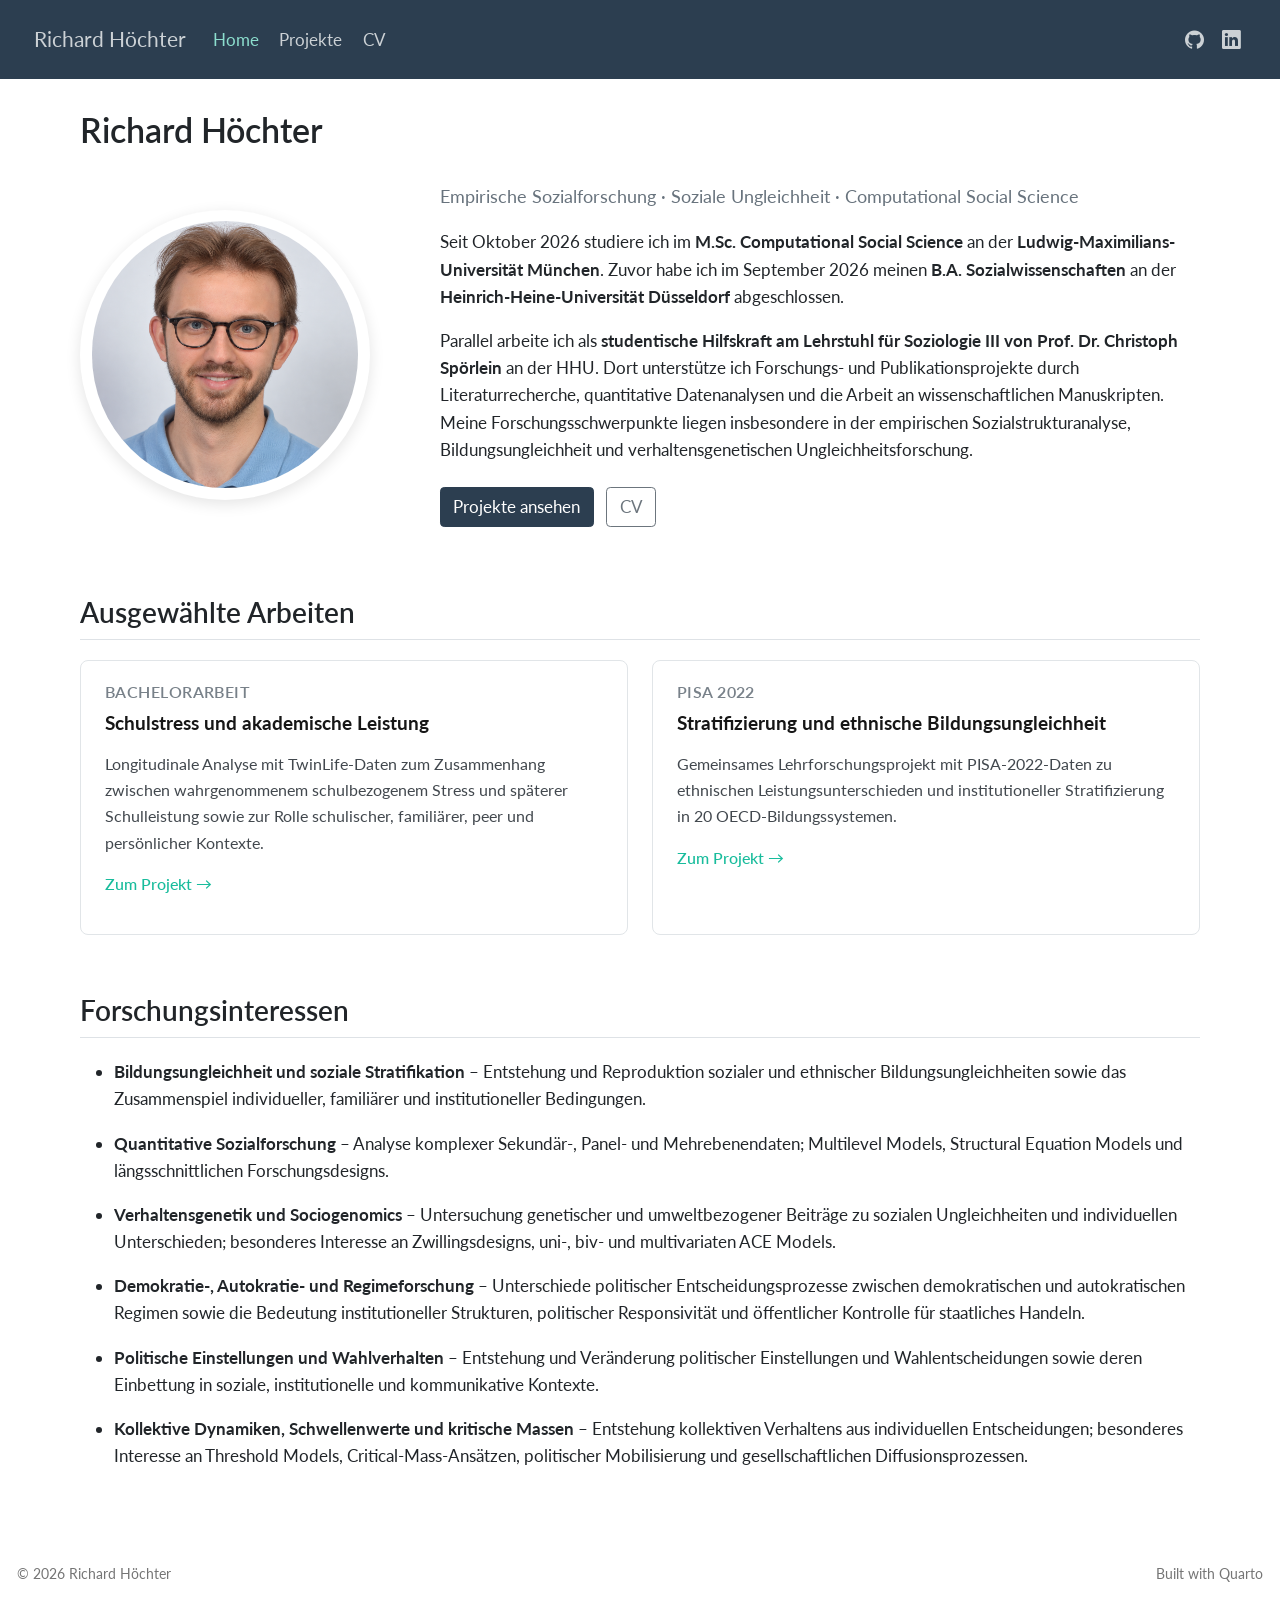
<file: docs/index.html>
<!DOCTYPE html>
<html xmlns="http://www.w3.org/1999/xhtml" lang="en" xml:lang="en"><head>

<meta charset="utf-8">
<meta name="generator" content="quarto-1.8.25">

<meta name="viewport" content="width=device-width, initial-scale=1.0, user-scalable=yes">


<title>Richard Höchter</title>
<style>
code{white-space: pre-wrap;}
span.smallcaps{font-variant: small-caps;}
div.columns{display: flex; gap: min(4vw, 1.5em);}
div.column{flex: auto; overflow-x: auto;}
div.hanging-indent{margin-left: 1.5em; text-indent: -1.5em;}
ul.task-list{list-style: none;}
ul.task-list li input[type="checkbox"] {
  width: 0.8em;
  margin: 0 0.8em 0.2em -1em; /* quarto-specific, see https://github.com/quarto-dev/quarto-cli/issues/4556 */ 
  vertical-align: middle;
}
</style>


<script src="site_libs/quarto-nav/quarto-nav.js"></script>
<script src="site_libs/quarto-nav/headroom.min.js"></script>
<script src="site_libs/clipboard/clipboard.min.js"></script>
<script src="site_libs/quarto-html/quarto.js" type="module"></script>
<script src="site_libs/quarto-html/tabsets/tabsets.js" type="module"></script>
<script src="site_libs/quarto-html/axe/axe-check.js" type="module"></script>
<script src="site_libs/quarto-html/popper.min.js"></script>
<script src="site_libs/quarto-html/tippy.umd.min.js"></script>
<script src="site_libs/quarto-html/anchor.min.js"></script>
<link href="site_libs/quarto-html/tippy.css" rel="stylesheet">
<link href="site_libs/quarto-html/quarto-syntax-highlighting-7b89279ff1a6dce999919e0e67d4d9ec.css" rel="stylesheet" id="quarto-text-highlighting-styles">
<script src="site_libs/bootstrap/bootstrap.min.js"></script>
<link href="site_libs/bootstrap/bootstrap-icons.css" rel="stylesheet">
<link href="site_libs/bootstrap/bootstrap-466483732dcb0cea7139c1eae81929d3.min.css" rel="stylesheet" append-hash="true" id="quarto-bootstrap" data-mode="light">
<script id="quarto-search-options" type="application/json">{
  "language": {
    "search-no-results-text": "No results",
    "search-matching-documents-text": "matching documents",
    "search-copy-link-title": "Copy link to search",
    "search-hide-matches-text": "Hide additional matches",
    "search-more-match-text": "more match in this document",
    "search-more-matches-text": "more matches in this document",
    "search-clear-button-title": "Clear",
    "search-text-placeholder": "",
    "search-detached-cancel-button-title": "Cancel",
    "search-submit-button-title": "Submit",
    "search-label": "Search"
  }
}</script>
<style>html{ scroll-behavior: smooth; }</style>
<meta name="google-site-verification" content="gxOr2SY3sNsxLiTdNhxTILteeXXZD-ydmt2SVTEUGts">


<link rel="stylesheet" href="styles.css">
</head>

<body class="nav-fixed fullcontent quarto-light">

<div id="quarto-search-results"></div>
  <header id="quarto-header" class="headroom fixed-top">
    <nav class="navbar navbar-expand-lg " data-bs-theme="dark">
      <div class="navbar-container container-fluid">
      <div class="navbar-brand-container mx-auto">
    <a href="./index.html" class="navbar-brand navbar-brand-logo">
    </a>
    <a class="navbar-brand" href="./index.html">
    <span class="navbar-title">Richard Höchter</span>
    </a>
  </div>
          <button class="navbar-toggler" type="button" data-bs-toggle="collapse" data-bs-target="#navbarCollapse" aria-controls="navbarCollapse" role="menu" aria-expanded="false" aria-label="Toggle navigation" onclick="if (window.quartoToggleHeadroom) { window.quartoToggleHeadroom(); }">
  <span class="navbar-toggler-icon"></span>
</button>
          <div class="collapse navbar-collapse" id="navbarCollapse">
            <ul class="navbar-nav navbar-nav-scroll me-auto">
  <li class="nav-item">
    <a class="nav-link active" href="./index.html" aria-current="page"> 
<span class="menu-text">Home</span></a>
  </li>  
  <li class="nav-item">
    <a class="nav-link" href="./projects.html"> 
<span class="menu-text">Projekte</span></a>
  </li>  
  <li class="nav-item">
    <a class="nav-link" href="./cv.html"> 
<span class="menu-text">CV</span></a>
  </li>  
</ul>
            <ul class="navbar-nav navbar-nav-scroll ms-auto">
  <li class="nav-item compact">
    <a class="nav-link" href="https://github.com/Richard-Hoechter" rel="noopener noreferrer" target="_blank"> <i class="bi bi-github" role="img">
</i> 
<span class="menu-text"></span></a>
  </li>  
  <li class="nav-item compact">
    <a class="nav-link" href="https://www.linkedin.com/in/richard-hoechter" rel="noopener noreferrer" target="_blank"> <i class="bi bi-linkedin" role="img">
</i> 
<span class="menu-text"></span></a>
  </li>  
</ul>
          </div> <!-- /navcollapse -->
            <div class="quarto-navbar-tools">
</div>
      </div> <!-- /container-fluid -->
    </nav>
</header>
<!-- content -->
<div id="quarto-content" class="quarto-container page-columns page-rows-contents page-layout-article page-navbar">
<!-- sidebar -->
<!-- margin-sidebar -->
    
<!-- main -->
<main class="content" id="quarto-document-content"><header id="title-block-header" class="quarto-title-block"><h1 class="title display-7">Richard Höchter</h1></header>




<div class="home-intro">

  <div class="home-photo">
    <img src="img/Profilbild-Website-neu.png" alt="Richard Höchter">
  </div>

  <div class="home-profile">

    

    <p class="home-subtitle">
      Empirische Sozialforschung · Soziale Ungleichheit · Computational Social Science
    </p>

   <p>
  Seit Oktober 2026 studiere ich im <strong>M.Sc. Computational Social Science</strong>
  an der <strong>Ludwig-Maximilians-Universität München</strong>. Zuvor habe ich
  im September 2026 meinen <strong>B.A. Sozialwissenschaften</strong> an der
  <strong>Heinrich-Heine-Universität Düsseldorf</strong> abgeschlossen.
</p>

<p>
  Parallel arbeite ich als <strong>studentische Hilfskraft am Lehrstuhl für
  Soziologie III von Prof. Dr. Christoph Spörlein</strong> an der HHU.
  Dort unterstütze ich Forschungs- und Publikationsprojekte durch
  Literaturrecherche, quantitative Datenanalysen und die Arbeit an
  wissenschaftlichen Manuskripten. Meine Forschungsschwerpunkte liegen
  insbesondere in der empirischen Sozialstrukturanalyse, Bildungsungleichheit
  und verhaltensgenetischen Ungleichheitsforschung.
</p>
    <div class="home-links">
      <a href="projects.html" class="btn btn-primary">Projekte ansehen</a>
      <a href="cv.html" class="btn btn-outline-secondary">CV</a>
    </div>

  </div>

</div>
<section id="ausgewählte-arbeiten" class="level2">
<h2 class="anchored" data-anchor-id="ausgewählte-arbeiten">Ausgewählte Arbeiten</h2>
<div class="home-projects">
<section id="bachelorarbeit" class="level3 home-project-preview">
<h3 class="anchored" data-anchor-id="bachelorarbeit">Bachelorarbeit</h3>
<p><strong>Schulstress und akademische Leistung</strong></p>
<p>Longitudinale Analyse mit TwinLife-Daten zum Zusammenhang zwischen wahrgenommenem schulbezogenem Stress und späterer Schulleistung sowie zur Rolle schulischer, familiärer, peer und persönlicher Kontexte.</p>
<p><a href="projects.html#bachelorarbeit">Zum Projekt →</a></p>
</section>
<section id="pisa-2022" class="level3 home-project-preview">
<h3 class="anchored" data-anchor-id="pisa-2022">PISA 2022</h3>
<p><strong>Stratifizierung und ethnische Bildungsungleichheit</strong></p>
<p>Gemeinsames Lehrforschungsprojekt mit PISA-2022-Daten zu ethnischen Leistungsunterschieden und institutioneller Stratifizierung in 20 OECD-Bildungssystemen.</p>
<p><a href="projects.html#pisa-2022">Zum Projekt →</a></p>
</section>
</div>
</section>
<section id="forschungsinteressen" class="level2">
<h2 class="anchored" data-anchor-id="forschungsinteressen">Forschungsinteressen</h2>
<ul>
<li><p><strong>Bildungsungleichheit und soziale Stratifikation</strong> – Entstehung und Reproduktion sozialer und ethnischer Bildungsungleichheiten sowie das Zusammenspiel individueller, familiärer und institutioneller Bedingungen.</p></li>
<li><p><strong>Quantitative Sozialforschung</strong> – Analyse komplexer Sekundär-, Panel- und Mehrebenendaten; Multilevel Models, Structural Equation Models und längsschnittlichen Forschungsdesigns.</p></li>
<li><p><strong>Verhaltensgenetik und Sociogenomics</strong> – Untersuchung genetischer und umweltbezogener Beiträge zu sozialen Ungleichheiten und individuellen Unterschieden; besonderes Interesse an Zwillingsdesigns, uni-, biv- und multivariaten ACE Models.</p></li>
<li><p><strong>Demokratie-, Autokratie- und Regimeforschung</strong> – Unterschiede politischer Entscheidungsprozesse zwischen demokratischen und autokratischen Regimen sowie die Bedeutung institutioneller Strukturen, politischer Responsivität und öffentlicher Kontrolle für staatliches Handeln.</p></li>
<li><p><strong>Politische Einstellungen und Wahlverhalten</strong> – Entstehung und Veränderung politischer Einstellungen und Wahlentscheidungen sowie deren Einbettung in soziale, institutionelle und kommunikative Kontexte.</p></li>
<li><p><strong>Kollektive Dynamiken, Schwellenwerte und kritische Massen</strong> – Entstehung kollektiven Verhaltens aus individuellen Entscheidungen; besonderes Interesse an Threshold Models, Critical-Mass-Ansätzen, politischer Mobilisierung und gesellschaftlichen Diffusionsprozessen.</p></li>
</ul>


</section>

</main> <!-- /main -->
<script id="quarto-html-after-body" type="application/javascript">
  window.document.addEventListener("DOMContentLoaded", function (event) {
    const icon = "";
    const anchorJS = new window.AnchorJS();
    anchorJS.options = {
      placement: 'right',
      icon: icon
    };
    anchorJS.add('.anchored');
    const isCodeAnnotation = (el) => {
      for (const clz of el.classList) {
        if (clz.startsWith('code-annotation-')) {                     
          return true;
        }
      }
      return false;
    }
    const onCopySuccess = function(e) {
      // button target
      const button = e.trigger;
      // don't keep focus
      button.blur();
      // flash "checked"
      button.classList.add('code-copy-button-checked');
      var currentTitle = button.getAttribute("title");
      button.setAttribute("title", "Copied!");
      let tooltip;
      if (window.bootstrap) {
        button.setAttribute("data-bs-toggle", "tooltip");
        button.setAttribute("data-bs-placement", "left");
        button.setAttribute("data-bs-title", "Copied!");
        tooltip = new bootstrap.Tooltip(button, 
          { trigger: "manual", 
            customClass: "code-copy-button-tooltip",
            offset: [0, -8]});
        tooltip.show();    
      }
      setTimeout(function() {
        if (tooltip) {
          tooltip.hide();
          button.removeAttribute("data-bs-title");
          button.removeAttribute("data-bs-toggle");
          button.removeAttribute("data-bs-placement");
        }
        button.setAttribute("title", currentTitle);
        button.classList.remove('code-copy-button-checked');
      }, 1000);
      // clear code selection
      e.clearSelection();
    }
    const getTextToCopy = function(trigger) {
      const outerScaffold = trigger.parentElement.cloneNode(true);
      const codeEl = outerScaffold.querySelector('code');
      for (const childEl of codeEl.children) {
        if (isCodeAnnotation(childEl)) {
          childEl.remove();
        }
      }
      return codeEl.innerText;
    }
    const clipboard = new window.ClipboardJS('.code-copy-button:not([data-in-quarto-modal])', {
      text: getTextToCopy
    });
    clipboard.on('success', onCopySuccess);
    if (window.document.getElementById('quarto-embedded-source-code-modal')) {
      const clipboardModal = new window.ClipboardJS('.code-copy-button[data-in-quarto-modal]', {
        text: getTextToCopy,
        container: window.document.getElementById('quarto-embedded-source-code-modal')
      });
      clipboardModal.on('success', onCopySuccess);
    }
      var localhostRegex = new RegExp(/^(?:http|https):\/\/localhost\:?[0-9]*\//);
      var mailtoRegex = new RegExp(/^mailto:/);
        var filterRegex = new RegExp("https:\/\/richard-hoechter\.github\.io");
      var isInternal = (href) => {
          return filterRegex.test(href) || localhostRegex.test(href) || mailtoRegex.test(href);
      }
      // Inspect non-navigation links and adorn them if external
     var links = window.document.querySelectorAll('a[href]:not(.nav-link):not(.navbar-brand):not(.toc-action):not(.sidebar-link):not(.sidebar-item-toggle):not(.pagination-link):not(.no-external):not([aria-hidden]):not(.dropdown-item):not(.quarto-navigation-tool):not(.about-link)');
      for (var i=0; i<links.length; i++) {
        const link = links[i];
        if (!isInternal(link.href)) {
          // undo the damage that might have been done by quarto-nav.js in the case of
          // links that we want to consider external
          if (link.dataset.originalHref !== undefined) {
            link.href = link.dataset.originalHref;
          }
        }
      }
    function tippyHover(el, contentFn, onTriggerFn, onUntriggerFn) {
      const config = {
        allowHTML: true,
        maxWidth: 500,
        delay: 100,
        arrow: false,
        appendTo: function(el) {
            return el.parentElement;
        },
        interactive: true,
        interactiveBorder: 10,
        theme: 'quarto',
        placement: 'bottom-start',
      };
      if (contentFn) {
        config.content = contentFn;
      }
      if (onTriggerFn) {
        config.onTrigger = onTriggerFn;
      }
      if (onUntriggerFn) {
        config.onUntrigger = onUntriggerFn;
      }
      window.tippy(el, config); 
    }
    const noterefs = window.document.querySelectorAll('a[role="doc-noteref"]');
    for (var i=0; i<noterefs.length; i++) {
      const ref = noterefs[i];
      tippyHover(ref, function() {
        // use id or data attribute instead here
        let href = ref.getAttribute('data-footnote-href') || ref.getAttribute('href');
        try { href = new URL(href).hash; } catch {}
        const id = href.replace(/^#\/?/, "");
        const note = window.document.getElementById(id);
        if (note) {
          return note.innerHTML;
        } else {
          return "";
        }
      });
    }
    const xrefs = window.document.querySelectorAll('a.quarto-xref');
    const processXRef = (id, note) => {
      // Strip column container classes
      const stripColumnClz = (el) => {
        el.classList.remove("page-full", "page-columns");
        if (el.children) {
          for (const child of el.children) {
            stripColumnClz(child);
          }
        }
      }
      stripColumnClz(note)
      if (id === null || id.startsWith('sec-')) {
        // Special case sections, only their first couple elements
        const container = document.createElement("div");
        if (note.children && note.children.length > 2) {
          container.appendChild(note.children[0].cloneNode(true));
          for (let i = 1; i < note.children.length; i++) {
            const child = note.children[i];
            if (child.tagName === "P" && child.innerText === "") {
              continue;
            } else {
              container.appendChild(child.cloneNode(true));
              break;
            }
          }
          if (window.Quarto?.typesetMath) {
            window.Quarto.typesetMath(container);
          }
          return container.innerHTML
        } else {
          if (window.Quarto?.typesetMath) {
            window.Quarto.typesetMath(note);
          }
          return note.innerHTML;
        }
      } else {
        // Remove any anchor links if they are present
        const anchorLink = note.querySelector('a.anchorjs-link');
        if (anchorLink) {
          anchorLink.remove();
        }
        if (window.Quarto?.typesetMath) {
          window.Quarto.typesetMath(note);
        }
        if (note.classList.contains("callout")) {
          return note.outerHTML;
        } else {
          return note.innerHTML;
        }
      }
    }
    for (var i=0; i<xrefs.length; i++) {
      const xref = xrefs[i];
      tippyHover(xref, undefined, function(instance) {
        instance.disable();
        let url = xref.getAttribute('href');
        let hash = undefined; 
        if (url.startsWith('#')) {
          hash = url;
        } else {
          try { hash = new URL(url).hash; } catch {}
        }
        if (hash) {
          const id = hash.replace(/^#\/?/, "");
          const note = window.document.getElementById(id);
          if (note !== null) {
            try {
              const html = processXRef(id, note.cloneNode(true));
              instance.setContent(html);
            } finally {
              instance.enable();
              instance.show();
            }
          } else {
            // See if we can fetch this
            fetch(url.split('#')[0])
            .then(res => res.text())
            .then(html => {
              const parser = new DOMParser();
              const htmlDoc = parser.parseFromString(html, "text/html");
              const note = htmlDoc.getElementById(id);
              if (note !== null) {
                const html = processXRef(id, note);
                instance.setContent(html);
              } 
            }).finally(() => {
              instance.enable();
              instance.show();
            });
          }
        } else {
          // See if we can fetch a full url (with no hash to target)
          // This is a special case and we should probably do some content thinning / targeting
          fetch(url)
          .then(res => res.text())
          .then(html => {
            const parser = new DOMParser();
            const htmlDoc = parser.parseFromString(html, "text/html");
            const note = htmlDoc.querySelector('main.content');
            if (note !== null) {
              // This should only happen for chapter cross references
              // (since there is no id in the URL)
              // remove the first header
              if (note.children.length > 0 && note.children[0].tagName === "HEADER") {
                note.children[0].remove();
              }
              const html = processXRef(null, note);
              instance.setContent(html);
            } 
          }).finally(() => {
            instance.enable();
            instance.show();
          });
        }
      }, function(instance) {
      });
    }
        let selectedAnnoteEl;
        const selectorForAnnotation = ( cell, annotation) => {
          let cellAttr = 'data-code-cell="' + cell + '"';
          let lineAttr = 'data-code-annotation="' +  annotation + '"';
          const selector = 'span[' + cellAttr + '][' + lineAttr + ']';
          return selector;
        }
        const selectCodeLines = (annoteEl) => {
          const doc = window.document;
          const targetCell = annoteEl.getAttribute("data-target-cell");
          const targetAnnotation = annoteEl.getAttribute("data-target-annotation");
          const annoteSpan = window.document.querySelector(selectorForAnnotation(targetCell, targetAnnotation));
          const lines = annoteSpan.getAttribute("data-code-lines").split(",");
          const lineIds = lines.map((line) => {
            return targetCell + "-" + line;
          })
          let top = null;
          let height = null;
          let parent = null;
          if (lineIds.length > 0) {
              //compute the position of the single el (top and bottom and make a div)
              const el = window.document.getElementById(lineIds[0]);
              top = el.offsetTop;
              height = el.offsetHeight;
              parent = el.parentElement.parentElement;
            if (lineIds.length > 1) {
              const lastEl = window.document.getElementById(lineIds[lineIds.length - 1]);
              const bottom = lastEl.offsetTop + lastEl.offsetHeight;
              height = bottom - top;
            }
            if (top !== null && height !== null && parent !== null) {
              // cook up a div (if necessary) and position it 
              let div = window.document.getElementById("code-annotation-line-highlight");
              if (div === null) {
                div = window.document.createElement("div");
                div.setAttribute("id", "code-annotation-line-highlight");
                div.style.position = 'absolute';
                parent.appendChild(div);
              }
              div.style.top = top - 2 + "px";
              div.style.height = height + 4 + "px";
              div.style.left = 0;
              let gutterDiv = window.document.getElementById("code-annotation-line-highlight-gutter");
              if (gutterDiv === null) {
                gutterDiv = window.document.createElement("div");
                gutterDiv.setAttribute("id", "code-annotation-line-highlight-gutter");
                gutterDiv.style.position = 'absolute';
                const codeCell = window.document.getElementById(targetCell);
                const gutter = codeCell.querySelector('.code-annotation-gutter');
                gutter.appendChild(gutterDiv);
              }
              gutterDiv.style.top = top - 2 + "px";
              gutterDiv.style.height = height + 4 + "px";
            }
            selectedAnnoteEl = annoteEl;
          }
        };
        const unselectCodeLines = () => {
          const elementsIds = ["code-annotation-line-highlight", "code-annotation-line-highlight-gutter"];
          elementsIds.forEach((elId) => {
            const div = window.document.getElementById(elId);
            if (div) {
              div.remove();
            }
          });
          selectedAnnoteEl = undefined;
        };
          // Handle positioning of the toggle
      window.addEventListener(
        "resize",
        throttle(() => {
          elRect = undefined;
          if (selectedAnnoteEl) {
            selectCodeLines(selectedAnnoteEl);
          }
        }, 10)
      );
      function throttle(fn, ms) {
      let throttle = false;
      let timer;
        return (...args) => {
          if(!throttle) { // first call gets through
              fn.apply(this, args);
              throttle = true;
          } else { // all the others get throttled
              if(timer) clearTimeout(timer); // cancel #2
              timer = setTimeout(() => {
                fn.apply(this, args);
                timer = throttle = false;
              }, ms);
          }
        };
      }
        // Attach click handler to the DT
        const annoteDls = window.document.querySelectorAll('dt[data-target-cell]');
        for (const annoteDlNode of annoteDls) {
          annoteDlNode.addEventListener('click', (event) => {
            const clickedEl = event.target;
            if (clickedEl !== selectedAnnoteEl) {
              unselectCodeLines();
              const activeEl = window.document.querySelector('dt[data-target-cell].code-annotation-active');
              if (activeEl) {
                activeEl.classList.remove('code-annotation-active');
              }
              selectCodeLines(clickedEl);
              clickedEl.classList.add('code-annotation-active');
            } else {
              // Unselect the line
              unselectCodeLines();
              clickedEl.classList.remove('code-annotation-active');
            }
          });
        }
    const findCites = (el) => {
      const parentEl = el.parentElement;
      if (parentEl) {
        const cites = parentEl.dataset.cites;
        if (cites) {
          return {
            el,
            cites: cites.split(' ')
          };
        } else {
          return findCites(el.parentElement)
        }
      } else {
        return undefined;
      }
    };
    var bibliorefs = window.document.querySelectorAll('a[role="doc-biblioref"]');
    for (var i=0; i<bibliorefs.length; i++) {
      const ref = bibliorefs[i];
      const citeInfo = findCites(ref);
      if (citeInfo) {
        tippyHover(citeInfo.el, function() {
          var popup = window.document.createElement('div');
          citeInfo.cites.forEach(function(cite) {
            var citeDiv = window.document.createElement('div');
            citeDiv.classList.add('hanging-indent');
            citeDiv.classList.add('csl-entry');
            var biblioDiv = window.document.getElementById('ref-' + cite);
            if (biblioDiv) {
              citeDiv.innerHTML = biblioDiv.innerHTML;
            }
            popup.appendChild(citeDiv);
          });
          return popup.innerHTML;
        });
      }
    }
  });
  </script>
</div> <!-- /content -->
<footer class="footer">
  <div class="nav-footer">
    <div class="nav-footer-left">
<p>© 2026 Richard Höchter</p>
</div>   
    <div class="nav-footer-center">
      &nbsp;
    </div>
    <div class="nav-footer-right">
<p>Built with Quarto</p>
</div>
  </div>
</footer>




<script src="site_libs/quarto-html/zenscroll-min.js"></script>
</body></html>
</file>
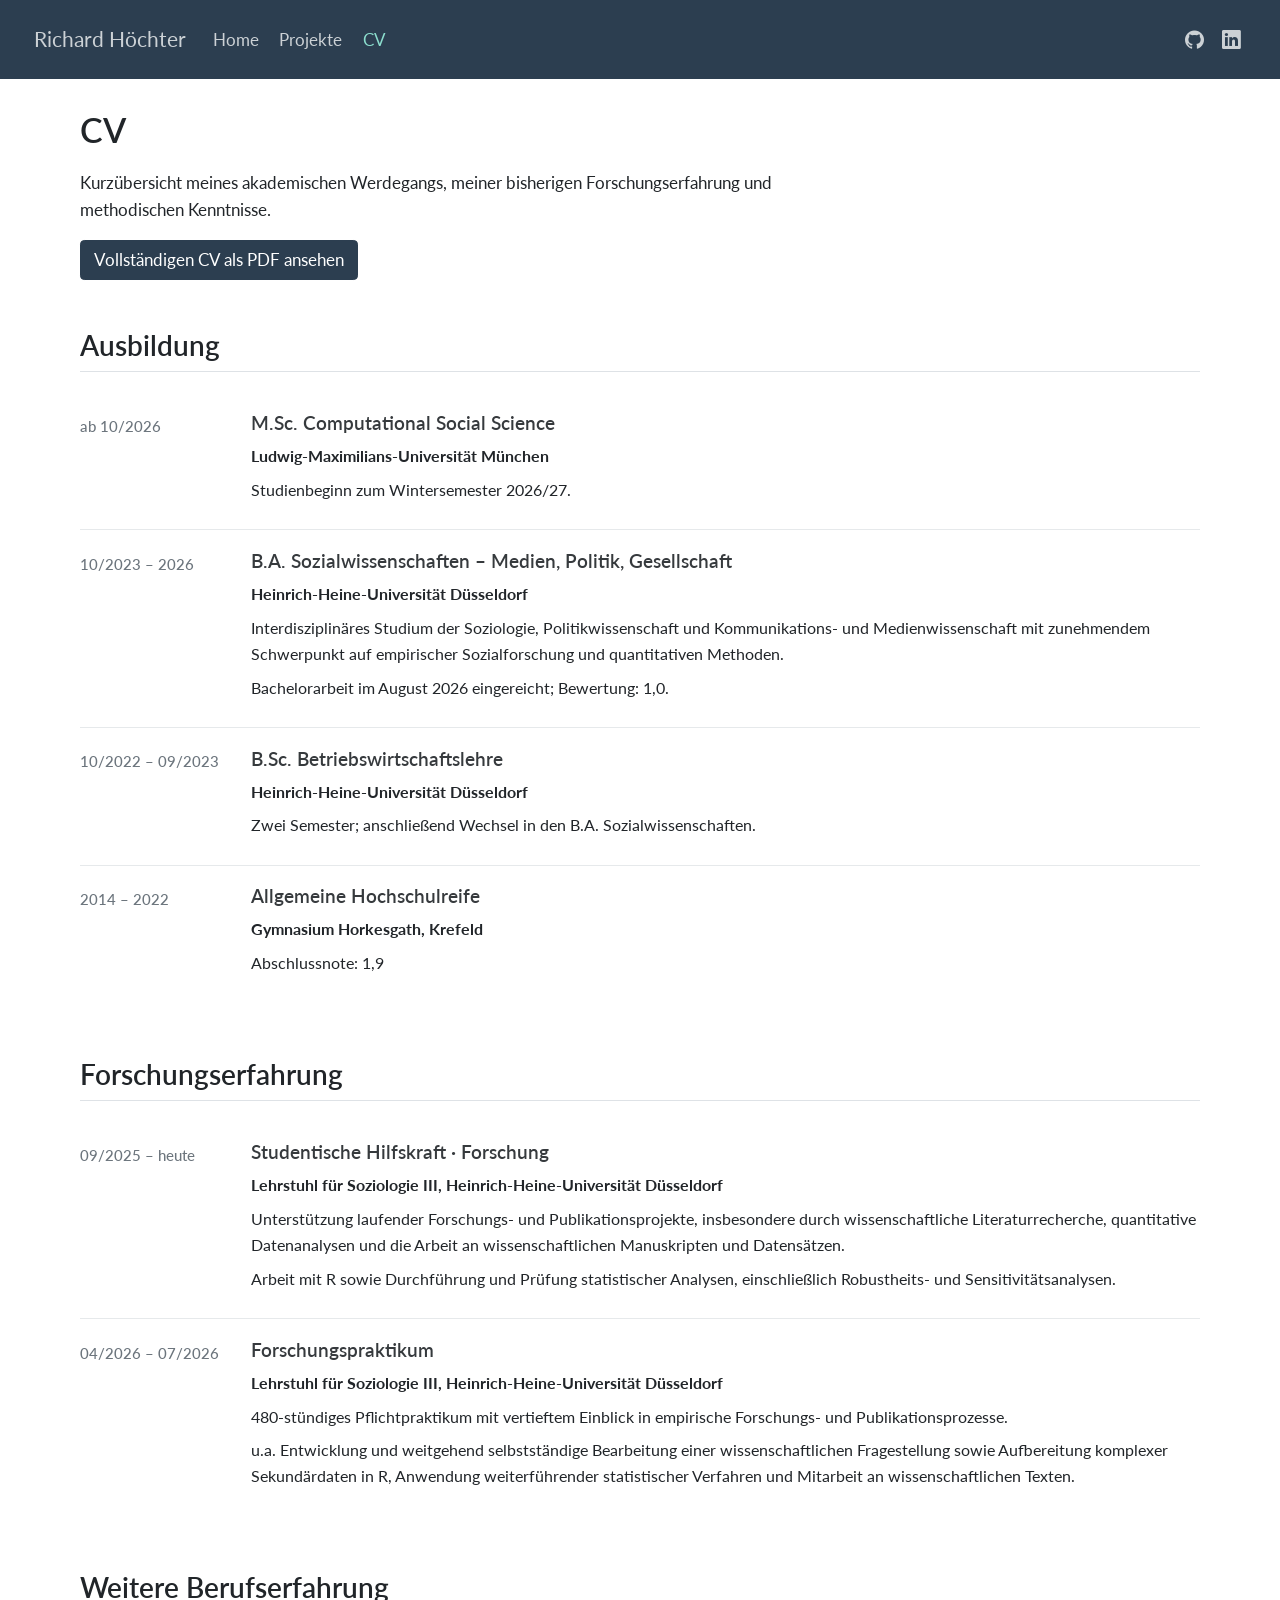
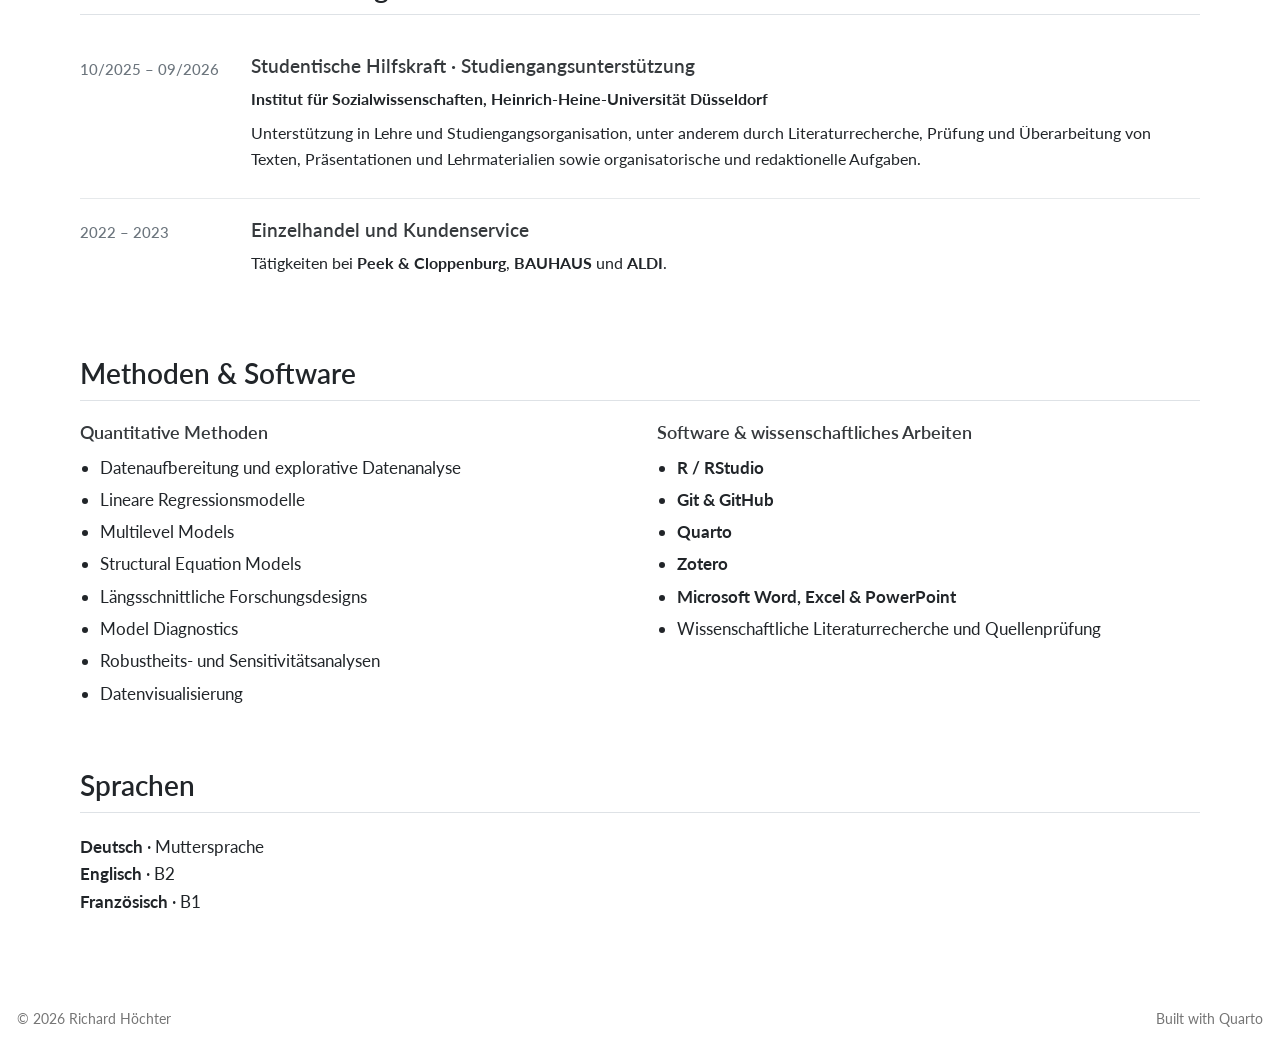
<file: docs/cv.html>
<!DOCTYPE html>
<html xmlns="http://www.w3.org/1999/xhtml" lang="en" xml:lang="en"><head>

<meta charset="utf-8">
<meta name="generator" content="quarto-1.8.25">

<meta name="viewport" content="width=device-width, initial-scale=1.0, user-scalable=yes">


<title>CV – Richard Höchter</title>
<style>
code{white-space: pre-wrap;}
span.smallcaps{font-variant: small-caps;}
div.columns{display: flex; gap: min(4vw, 1.5em);}
div.column{flex: auto; overflow-x: auto;}
div.hanging-indent{margin-left: 1.5em; text-indent: -1.5em;}
ul.task-list{list-style: none;}
ul.task-list li input[type="checkbox"] {
  width: 0.8em;
  margin: 0 0.8em 0.2em -1em; /* quarto-specific, see https://github.com/quarto-dev/quarto-cli/issues/4556 */ 
  vertical-align: middle;
}
</style>


<script src="site_libs/quarto-nav/quarto-nav.js"></script>
<script src="site_libs/quarto-nav/headroom.min.js"></script>
<script src="site_libs/clipboard/clipboard.min.js"></script>
<script src="site_libs/quarto-html/quarto.js" type="module"></script>
<script src="site_libs/quarto-html/tabsets/tabsets.js" type="module"></script>
<script src="site_libs/quarto-html/axe/axe-check.js" type="module"></script>
<script src="site_libs/quarto-html/popper.min.js"></script>
<script src="site_libs/quarto-html/tippy.umd.min.js"></script>
<script src="site_libs/quarto-html/anchor.min.js"></script>
<link href="site_libs/quarto-html/tippy.css" rel="stylesheet">
<link href="site_libs/quarto-html/quarto-syntax-highlighting-7b89279ff1a6dce999919e0e67d4d9ec.css" rel="stylesheet" id="quarto-text-highlighting-styles">
<script src="site_libs/bootstrap/bootstrap.min.js"></script>
<link href="site_libs/bootstrap/bootstrap-icons.css" rel="stylesheet">
<link href="site_libs/bootstrap/bootstrap-466483732dcb0cea7139c1eae81929d3.min.css" rel="stylesheet" append-hash="true" id="quarto-bootstrap" data-mode="light">
<script id="quarto-search-options" type="application/json">{
  "language": {
    "search-no-results-text": "No results",
    "search-matching-documents-text": "matching documents",
    "search-copy-link-title": "Copy link to search",
    "search-hide-matches-text": "Hide additional matches",
    "search-more-match-text": "more match in this document",
    "search-more-matches-text": "more matches in this document",
    "search-clear-button-title": "Clear",
    "search-text-placeholder": "",
    "search-detached-cancel-button-title": "Cancel",
    "search-submit-button-title": "Submit",
    "search-label": "Search"
  }
}</script>
<style>html{ scroll-behavior: smooth; }</style>
<meta name="google-site-verification" content="gxOr2SY3sNsxLiTdNhxTILteeXXZD-ydmt2SVTEUGts">


<link rel="stylesheet" href="styles.css">
</head>

<body class="nav-fixed fullcontent quarto-light">

<div id="quarto-search-results"></div>
  <header id="quarto-header" class="headroom fixed-top">
    <nav class="navbar navbar-expand-lg " data-bs-theme="dark">
      <div class="navbar-container container-fluid">
      <div class="navbar-brand-container mx-auto">
    <a href="./index.html" class="navbar-brand navbar-brand-logo">
    </a>
    <a class="navbar-brand" href="./index.html">
    <span class="navbar-title">Richard Höchter</span>
    </a>
  </div>
          <button class="navbar-toggler" type="button" data-bs-toggle="collapse" data-bs-target="#navbarCollapse" aria-controls="navbarCollapse" role="menu" aria-expanded="false" aria-label="Toggle navigation" onclick="if (window.quartoToggleHeadroom) { window.quartoToggleHeadroom(); }">
  <span class="navbar-toggler-icon"></span>
</button>
          <div class="collapse navbar-collapse" id="navbarCollapse">
            <ul class="navbar-nav navbar-nav-scroll me-auto">
  <li class="nav-item">
    <a class="nav-link" href="./index.html"> 
<span class="menu-text">Home</span></a>
  </li>  
  <li class="nav-item">
    <a class="nav-link" href="./projects.html"> 
<span class="menu-text">Projekte</span></a>
  </li>  
  <li class="nav-item">
    <a class="nav-link active" href="./cv.html" aria-current="page"> 
<span class="menu-text">CV</span></a>
  </li>  
</ul>
            <ul class="navbar-nav navbar-nav-scroll ms-auto">
  <li class="nav-item compact">
    <a class="nav-link" href="https://github.com/Richard-Hoechter" rel="noopener noreferrer" target="_blank"> <i class="bi bi-github" role="img">
</i> 
<span class="menu-text"></span></a>
  </li>  
  <li class="nav-item compact">
    <a class="nav-link" href="https://www.linkedin.com/in/richard-hoechter" rel="noopener noreferrer" target="_blank"> <i class="bi bi-linkedin" role="img">
</i> 
<span class="menu-text"></span></a>
  </li>  
</ul>
          </div> <!-- /navcollapse -->
            <div class="quarto-navbar-tools">
</div>
      </div> <!-- /container-fluid -->
    </nav>
</header>
<!-- content -->
<div id="quarto-content" class="quarto-container page-columns page-rows-contents page-layout-article page-navbar">
<!-- sidebar -->
<!-- margin-sidebar -->
    
<!-- main -->
<main class="content" id="quarto-document-content">

<header id="title-block-header" class="quarto-title-block default">
<div class="quarto-title">
<h1 class="title">CV</h1>
</div>



<div class="quarto-title-meta">

    
  
    
  </div>
  


</header>


<div class="cv-intro">
<p>Kurzübersicht meines akademischen Werdegangs, meiner bisherigen Forschungserfahrung und methodischen Kenntnisse.</p>
<p><a class="btn btn-primary" href="files/cv/Richard_Hoechter_CV_Okt_26_V3.pdf" target="_blank" rel="noopener"> Vollständigen CV als PDF ansehen </a></p>
</div>
<section id="ausbildung" class="level2">
<h2 class="anchored" data-anchor-id="ausbildung">Ausbildung</h2>
<div class="cv-entry">
<div class="cv-date">
ab 10/2026
</div>
<section id="m.sc.-computational-social-science" class="level3 cv-content">
<h3 class="anchored" data-anchor-id="m.sc.-computational-social-science">M.Sc. Computational Social Science</h3>
<p><strong>Ludwig-Maximilians-Universität München</strong></p>
<p>Studienbeginn zum Wintersemester 2026/27.</p>
</section>
</div>
<div class="cv-entry">
<div class="cv-date">
10/2023 – 2026
</div>
<section id="b.a.-sozialwissenschaften-medien-politik-gesellschaft" class="level3 cv-content">
<h3 class="anchored" data-anchor-id="b.a.-sozialwissenschaften-medien-politik-gesellschaft">B.A. Sozialwissenschaften – Medien, Politik, Gesellschaft</h3>
<p><strong>Heinrich-Heine-Universität Düsseldorf</strong></p>
<p>Interdisziplinäres Studium der Soziologie, Politikwissenschaft und Kommunikations- und Medienwissenschaft mit zunehmendem Schwerpunkt auf empirischer Sozialforschung und quantitativen Methoden.</p>
<p>Bachelorarbeit im August 2026 eingereicht; Bewertung: 1,0.</p>
</section>
</div>
<div class="cv-entry">
<div class="cv-date">
10/2022 – 09/2023
</div>
<section id="b.sc.-betriebswirtschaftslehre" class="level3 cv-content">
<h3 class="anchored" data-anchor-id="b.sc.-betriebswirtschaftslehre">B.Sc. Betriebswirtschaftslehre</h3>
<p><strong>Heinrich-Heine-Universität Düsseldorf</strong></p>
<p>Zwei Semester; anschließend Wechsel in den B.A. Sozialwissenschaften.</p>
</section>
</div>
<div class="cv-entry">
<div class="cv-date">
2014 – 2022
</div>
<section id="allgemeine-hochschulreife" class="level3 cv-content">
<h3 class="anchored" data-anchor-id="allgemeine-hochschulreife">Allgemeine Hochschulreife</h3>
<p><strong>Gymnasium Horkesgath, Krefeld</strong></p>
<p>Abschlussnote: 1,9</p>
</section>
</div>
</section>
<section id="forschungserfahrung" class="level2">
<h2 class="anchored" data-anchor-id="forschungserfahrung">Forschungserfahrung</h2>
<div class="cv-entry">
<div class="cv-date">
09/2025 – heute
</div>
<section id="studentische-hilfskraft-forschung" class="level3 cv-content">
<h3 class="anchored" data-anchor-id="studentische-hilfskraft-forschung">Studentische Hilfskraft · Forschung</h3>
<p><strong>Lehrstuhl für Soziologie III, Heinrich-Heine-Universität Düsseldorf</strong></p>
<p>Unterstützung laufender Forschungs- und Publikationsprojekte, insbesondere durch wissenschaftliche Literaturrecherche, quantitative Datenanalysen und die Arbeit an wissenschaftlichen Manuskripten und Datensätzen.</p>
<p>Arbeit mit R sowie Durchführung und Prüfung statistischer Analysen, einschließlich Robustheits- und Sensitivitätsanalysen.</p>
</section>
</div>
<div class="cv-entry">
<div class="cv-date">
04/2026 – 07/2026
</div>
<section id="forschungspraktikum" class="level3 cv-content">
<h3 class="anchored" data-anchor-id="forschungspraktikum">Forschungspraktikum</h3>
<p><strong>Lehrstuhl für Soziologie III, Heinrich-Heine-Universität Düsseldorf</strong></p>
<p>480-stündiges Pflichtpraktikum mit vertieftem Einblick in empirische Forschungs- und Publikationsprozesse.</p>
<p>u.a. Entwicklung und weitgehend selbstständige Bearbeitung einer wissenschaftlichen Fragestellung sowie Aufbereitung komplexer Sekundärdaten in R, Anwendung weiterführender statistischer Verfahren und Mitarbeit an wissenschaftlichen Texten.</p>
</section>
</div>
</section>
<section id="weitere-berufserfahrung" class="level2">
<h2 class="anchored" data-anchor-id="weitere-berufserfahrung">Weitere Berufserfahrung</h2>
<div class="cv-entry">
<div class="cv-date">
10/2025 – 09/2026
</div>
<section id="studentische-hilfskraft-studiengangsunterstützung" class="level3 cv-content">
<h3 class="anchored" data-anchor-id="studentische-hilfskraft-studiengangsunterstützung">Studentische Hilfskraft · Studiengangsunterstützung</h3>
<p><strong>Institut für Sozialwissenschaften, Heinrich-Heine-Universität Düsseldorf</strong></p>
<p>Unterstützung in Lehre und Studiengangsorganisation, unter anderem durch Literaturrecherche, Prüfung und Überarbeitung von Texten, Präsentationen und Lehrmaterialien sowie organisatorische und redaktionelle Aufgaben.</p>
</section>
</div>
<div class="cv-entry">
<div class="cv-date">
2022 – 2023
</div>
<section id="einzelhandel-und-kundenservice" class="level3 cv-content">
<h3 class="anchored" data-anchor-id="einzelhandel-und-kundenservice">Einzelhandel und Kundenservice</h3>
<p>Tätigkeiten bei <strong>Peek &amp; Cloppenburg</strong>, <strong>BAUHAUS</strong> und <strong>ALDI</strong>.</p>
</section>
</div>
</section>
<section id="methoden-software" class="level2">
<h2 class="anchored" data-anchor-id="methoden-software">Methoden &amp; Software</h2>
<div class="cv-skills">
<section id="quantitative-methoden" class="level3">
<h3 class="anchored" data-anchor-id="quantitative-methoden">Quantitative Methoden</h3>
<ul>
<li>Datenaufbereitung und explorative Datenanalyse</li>
<li>Lineare Regressionsmodelle</li>
<li>Multilevel Models</li>
<li>Structural Equation Models</li>
<li>Längsschnittliche Forschungsdesigns</li>
<li>Model Diagnostics</li>
<li>Robustheits- und Sensitivitätsanalysen</li>
<li>Datenvisualisierung</li>
</ul>
</section>
<section id="software-wissenschaftliches-arbeiten" class="level3">
<h3 class="anchored" data-anchor-id="software-wissenschaftliches-arbeiten">Software &amp; wissenschaftliches Arbeiten</h3>
<ul>
<li><strong>R / RStudio</strong></li>
<li><strong>Git &amp; GitHub</strong></li>
<li><strong>Quarto</strong></li>
<li><strong>Zotero</strong></li>
<li><strong>Microsoft Word, Excel &amp; PowerPoint</strong></li>
<li>Wissenschaftliche Literaturrecherche und Quellenprüfung</li>
</ul>
</section>
</div>
</section>
<section id="sprachen" class="level2">
<h2 class="anchored" data-anchor-id="sprachen">Sprachen</h2>
<p><strong>Deutsch</strong> · Muttersprache<br>
<strong>Englisch</strong> · B2<br>
<strong>Französisch</strong> · B1</p>


</section>

</main> <!-- /main -->
<script id="quarto-html-after-body" type="application/javascript">
  window.document.addEventListener("DOMContentLoaded", function (event) {
    const icon = "";
    const anchorJS = new window.AnchorJS();
    anchorJS.options = {
      placement: 'right',
      icon: icon
    };
    anchorJS.add('.anchored');
    const isCodeAnnotation = (el) => {
      for (const clz of el.classList) {
        if (clz.startsWith('code-annotation-')) {                     
          return true;
        }
      }
      return false;
    }
    const onCopySuccess = function(e) {
      // button target
      const button = e.trigger;
      // don't keep focus
      button.blur();
      // flash "checked"
      button.classList.add('code-copy-button-checked');
      var currentTitle = button.getAttribute("title");
      button.setAttribute("title", "Copied!");
      let tooltip;
      if (window.bootstrap) {
        button.setAttribute("data-bs-toggle", "tooltip");
        button.setAttribute("data-bs-placement", "left");
        button.setAttribute("data-bs-title", "Copied!");
        tooltip = new bootstrap.Tooltip(button, 
          { trigger: "manual", 
            customClass: "code-copy-button-tooltip",
            offset: [0, -8]});
        tooltip.show();    
      }
      setTimeout(function() {
        if (tooltip) {
          tooltip.hide();
          button.removeAttribute("data-bs-title");
          button.removeAttribute("data-bs-toggle");
          button.removeAttribute("data-bs-placement");
        }
        button.setAttribute("title", currentTitle);
        button.classList.remove('code-copy-button-checked');
      }, 1000);
      // clear code selection
      e.clearSelection();
    }
    const getTextToCopy = function(trigger) {
      const outerScaffold = trigger.parentElement.cloneNode(true);
      const codeEl = outerScaffold.querySelector('code');
      for (const childEl of codeEl.children) {
        if (isCodeAnnotation(childEl)) {
          childEl.remove();
        }
      }
      return codeEl.innerText;
    }
    const clipboard = new window.ClipboardJS('.code-copy-button:not([data-in-quarto-modal])', {
      text: getTextToCopy
    });
    clipboard.on('success', onCopySuccess);
    if (window.document.getElementById('quarto-embedded-source-code-modal')) {
      const clipboardModal = new window.ClipboardJS('.code-copy-button[data-in-quarto-modal]', {
        text: getTextToCopy,
        container: window.document.getElementById('quarto-embedded-source-code-modal')
      });
      clipboardModal.on('success', onCopySuccess);
    }
      var localhostRegex = new RegExp(/^(?:http|https):\/\/localhost\:?[0-9]*\//);
      var mailtoRegex = new RegExp(/^mailto:/);
        var filterRegex = new RegExp("https:\/\/richard-hoechter\.github\.io");
      var isInternal = (href) => {
          return filterRegex.test(href) || localhostRegex.test(href) || mailtoRegex.test(href);
      }
      // Inspect non-navigation links and adorn them if external
     var links = window.document.querySelectorAll('a[href]:not(.nav-link):not(.navbar-brand):not(.toc-action):not(.sidebar-link):not(.sidebar-item-toggle):not(.pagination-link):not(.no-external):not([aria-hidden]):not(.dropdown-item):not(.quarto-navigation-tool):not(.about-link)');
      for (var i=0; i<links.length; i++) {
        const link = links[i];
        if (!isInternal(link.href)) {
          // undo the damage that might have been done by quarto-nav.js in the case of
          // links that we want to consider external
          if (link.dataset.originalHref !== undefined) {
            link.href = link.dataset.originalHref;
          }
        }
      }
    function tippyHover(el, contentFn, onTriggerFn, onUntriggerFn) {
      const config = {
        allowHTML: true,
        maxWidth: 500,
        delay: 100,
        arrow: false,
        appendTo: function(el) {
            return el.parentElement;
        },
        interactive: true,
        interactiveBorder: 10,
        theme: 'quarto',
        placement: 'bottom-start',
      };
      if (contentFn) {
        config.content = contentFn;
      }
      if (onTriggerFn) {
        config.onTrigger = onTriggerFn;
      }
      if (onUntriggerFn) {
        config.onUntrigger = onUntriggerFn;
      }
      window.tippy(el, config); 
    }
    const noterefs = window.document.querySelectorAll('a[role="doc-noteref"]');
    for (var i=0; i<noterefs.length; i++) {
      const ref = noterefs[i];
      tippyHover(ref, function() {
        // use id or data attribute instead here
        let href = ref.getAttribute('data-footnote-href') || ref.getAttribute('href');
        try { href = new URL(href).hash; } catch {}
        const id = href.replace(/^#\/?/, "");
        const note = window.document.getElementById(id);
        if (note) {
          return note.innerHTML;
        } else {
          return "";
        }
      });
    }
    const xrefs = window.document.querySelectorAll('a.quarto-xref');
    const processXRef = (id, note) => {
      // Strip column container classes
      const stripColumnClz = (el) => {
        el.classList.remove("page-full", "page-columns");
        if (el.children) {
          for (const child of el.children) {
            stripColumnClz(child);
          }
        }
      }
      stripColumnClz(note)
      if (id === null || id.startsWith('sec-')) {
        // Special case sections, only their first couple elements
        const container = document.createElement("div");
        if (note.children && note.children.length > 2) {
          container.appendChild(note.children[0].cloneNode(true));
          for (let i = 1; i < note.children.length; i++) {
            const child = note.children[i];
            if (child.tagName === "P" && child.innerText === "") {
              continue;
            } else {
              container.appendChild(child.cloneNode(true));
              break;
            }
          }
          if (window.Quarto?.typesetMath) {
            window.Quarto.typesetMath(container);
          }
          return container.innerHTML
        } else {
          if (window.Quarto?.typesetMath) {
            window.Quarto.typesetMath(note);
          }
          return note.innerHTML;
        }
      } else {
        // Remove any anchor links if they are present
        const anchorLink = note.querySelector('a.anchorjs-link');
        if (anchorLink) {
          anchorLink.remove();
        }
        if (window.Quarto?.typesetMath) {
          window.Quarto.typesetMath(note);
        }
        if (note.classList.contains("callout")) {
          return note.outerHTML;
        } else {
          return note.innerHTML;
        }
      }
    }
    for (var i=0; i<xrefs.length; i++) {
      const xref = xrefs[i];
      tippyHover(xref, undefined, function(instance) {
        instance.disable();
        let url = xref.getAttribute('href');
        let hash = undefined; 
        if (url.startsWith('#')) {
          hash = url;
        } else {
          try { hash = new URL(url).hash; } catch {}
        }
        if (hash) {
          const id = hash.replace(/^#\/?/, "");
          const note = window.document.getElementById(id);
          if (note !== null) {
            try {
              const html = processXRef(id, note.cloneNode(true));
              instance.setContent(html);
            } finally {
              instance.enable();
              instance.show();
            }
          } else {
            // See if we can fetch this
            fetch(url.split('#')[0])
            .then(res => res.text())
            .then(html => {
              const parser = new DOMParser();
              const htmlDoc = parser.parseFromString(html, "text/html");
              const note = htmlDoc.getElementById(id);
              if (note !== null) {
                const html = processXRef(id, note);
                instance.setContent(html);
              } 
            }).finally(() => {
              instance.enable();
              instance.show();
            });
          }
        } else {
          // See if we can fetch a full url (with no hash to target)
          // This is a special case and we should probably do some content thinning / targeting
          fetch(url)
          .then(res => res.text())
          .then(html => {
            const parser = new DOMParser();
            const htmlDoc = parser.parseFromString(html, "text/html");
            const note = htmlDoc.querySelector('main.content');
            if (note !== null) {
              // This should only happen for chapter cross references
              // (since there is no id in the URL)
              // remove the first header
              if (note.children.length > 0 && note.children[0].tagName === "HEADER") {
                note.children[0].remove();
              }
              const html = processXRef(null, note);
              instance.setContent(html);
            } 
          }).finally(() => {
            instance.enable();
            instance.show();
          });
        }
      }, function(instance) {
      });
    }
        let selectedAnnoteEl;
        const selectorForAnnotation = ( cell, annotation) => {
          let cellAttr = 'data-code-cell="' + cell + '"';
          let lineAttr = 'data-code-annotation="' +  annotation + '"';
          const selector = 'span[' + cellAttr + '][' + lineAttr + ']';
          return selector;
        }
        const selectCodeLines = (annoteEl) => {
          const doc = window.document;
          const targetCell = annoteEl.getAttribute("data-target-cell");
          const targetAnnotation = annoteEl.getAttribute("data-target-annotation");
          const annoteSpan = window.document.querySelector(selectorForAnnotation(targetCell, targetAnnotation));
          const lines = annoteSpan.getAttribute("data-code-lines").split(",");
          const lineIds = lines.map((line) => {
            return targetCell + "-" + line;
          })
          let top = null;
          let height = null;
          let parent = null;
          if (lineIds.length > 0) {
              //compute the position of the single el (top and bottom and make a div)
              const el = window.document.getElementById(lineIds[0]);
              top = el.offsetTop;
              height = el.offsetHeight;
              parent = el.parentElement.parentElement;
            if (lineIds.length > 1) {
              const lastEl = window.document.getElementById(lineIds[lineIds.length - 1]);
              const bottom = lastEl.offsetTop + lastEl.offsetHeight;
              height = bottom - top;
            }
            if (top !== null && height !== null && parent !== null) {
              // cook up a div (if necessary) and position it 
              let div = window.document.getElementById("code-annotation-line-highlight");
              if (div === null) {
                div = window.document.createElement("div");
                div.setAttribute("id", "code-annotation-line-highlight");
                div.style.position = 'absolute';
                parent.appendChild(div);
              }
              div.style.top = top - 2 + "px";
              div.style.height = height + 4 + "px";
              div.style.left = 0;
              let gutterDiv = window.document.getElementById("code-annotation-line-highlight-gutter");
              if (gutterDiv === null) {
                gutterDiv = window.document.createElement("div");
                gutterDiv.setAttribute("id", "code-annotation-line-highlight-gutter");
                gutterDiv.style.position = 'absolute';
                const codeCell = window.document.getElementById(targetCell);
                const gutter = codeCell.querySelector('.code-annotation-gutter');
                gutter.appendChild(gutterDiv);
              }
              gutterDiv.style.top = top - 2 + "px";
              gutterDiv.style.height = height + 4 + "px";
            }
            selectedAnnoteEl = annoteEl;
          }
        };
        const unselectCodeLines = () => {
          const elementsIds = ["code-annotation-line-highlight", "code-annotation-line-highlight-gutter"];
          elementsIds.forEach((elId) => {
            const div = window.document.getElementById(elId);
            if (div) {
              div.remove();
            }
          });
          selectedAnnoteEl = undefined;
        };
          // Handle positioning of the toggle
      window.addEventListener(
        "resize",
        throttle(() => {
          elRect = undefined;
          if (selectedAnnoteEl) {
            selectCodeLines(selectedAnnoteEl);
          }
        }, 10)
      );
      function throttle(fn, ms) {
      let throttle = false;
      let timer;
        return (...args) => {
          if(!throttle) { // first call gets through
              fn.apply(this, args);
              throttle = true;
          } else { // all the others get throttled
              if(timer) clearTimeout(timer); // cancel #2
              timer = setTimeout(() => {
                fn.apply(this, args);
                timer = throttle = false;
              }, ms);
          }
        };
      }
        // Attach click handler to the DT
        const annoteDls = window.document.querySelectorAll('dt[data-target-cell]');
        for (const annoteDlNode of annoteDls) {
          annoteDlNode.addEventListener('click', (event) => {
            const clickedEl = event.target;
            if (clickedEl !== selectedAnnoteEl) {
              unselectCodeLines();
              const activeEl = window.document.querySelector('dt[data-target-cell].code-annotation-active');
              if (activeEl) {
                activeEl.classList.remove('code-annotation-active');
              }
              selectCodeLines(clickedEl);
              clickedEl.classList.add('code-annotation-active');
            } else {
              // Unselect the line
              unselectCodeLines();
              clickedEl.classList.remove('code-annotation-active');
            }
          });
        }
    const findCites = (el) => {
      const parentEl = el.parentElement;
      if (parentEl) {
        const cites = parentEl.dataset.cites;
        if (cites) {
          return {
            el,
            cites: cites.split(' ')
          };
        } else {
          return findCites(el.parentElement)
        }
      } else {
        return undefined;
      }
    };
    var bibliorefs = window.document.querySelectorAll('a[role="doc-biblioref"]');
    for (var i=0; i<bibliorefs.length; i++) {
      const ref = bibliorefs[i];
      const citeInfo = findCites(ref);
      if (citeInfo) {
        tippyHover(citeInfo.el, function() {
          var popup = window.document.createElement('div');
          citeInfo.cites.forEach(function(cite) {
            var citeDiv = window.document.createElement('div');
            citeDiv.classList.add('hanging-indent');
            citeDiv.classList.add('csl-entry');
            var biblioDiv = window.document.getElementById('ref-' + cite);
            if (biblioDiv) {
              citeDiv.innerHTML = biblioDiv.innerHTML;
            }
            popup.appendChild(citeDiv);
          });
          return popup.innerHTML;
        });
      }
    }
  });
  </script>
</div> <!-- /content -->
<footer class="footer">
  <div class="nav-footer">
    <div class="nav-footer-left">
<p>© 2026 Richard Höchter</p>
</div>   
    <div class="nav-footer-center">
      &nbsp;
    </div>
    <div class="nav-footer-right">
<p>Built with Quarto</p>
</div>
  </div>
</footer>




<script src="site_libs/quarto-html/zenscroll-min.js"></script>
</body></html>
</file>
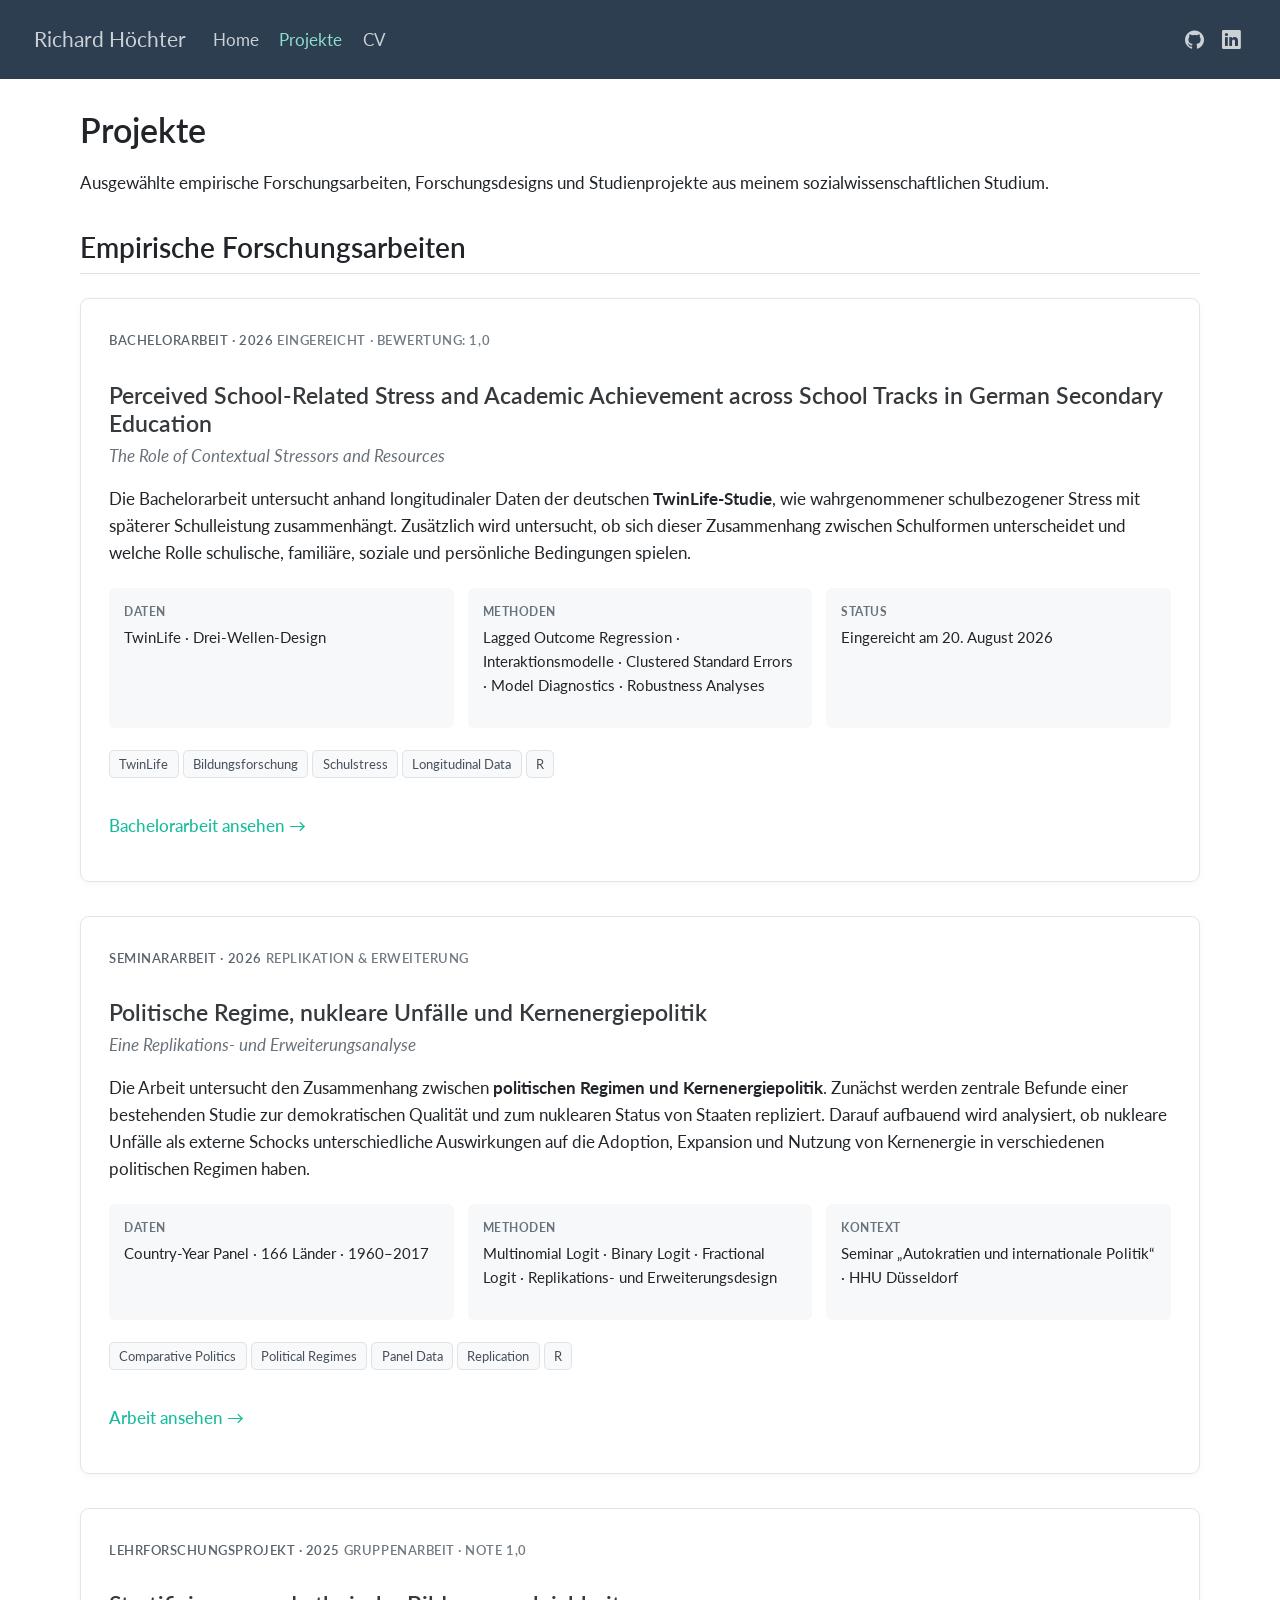
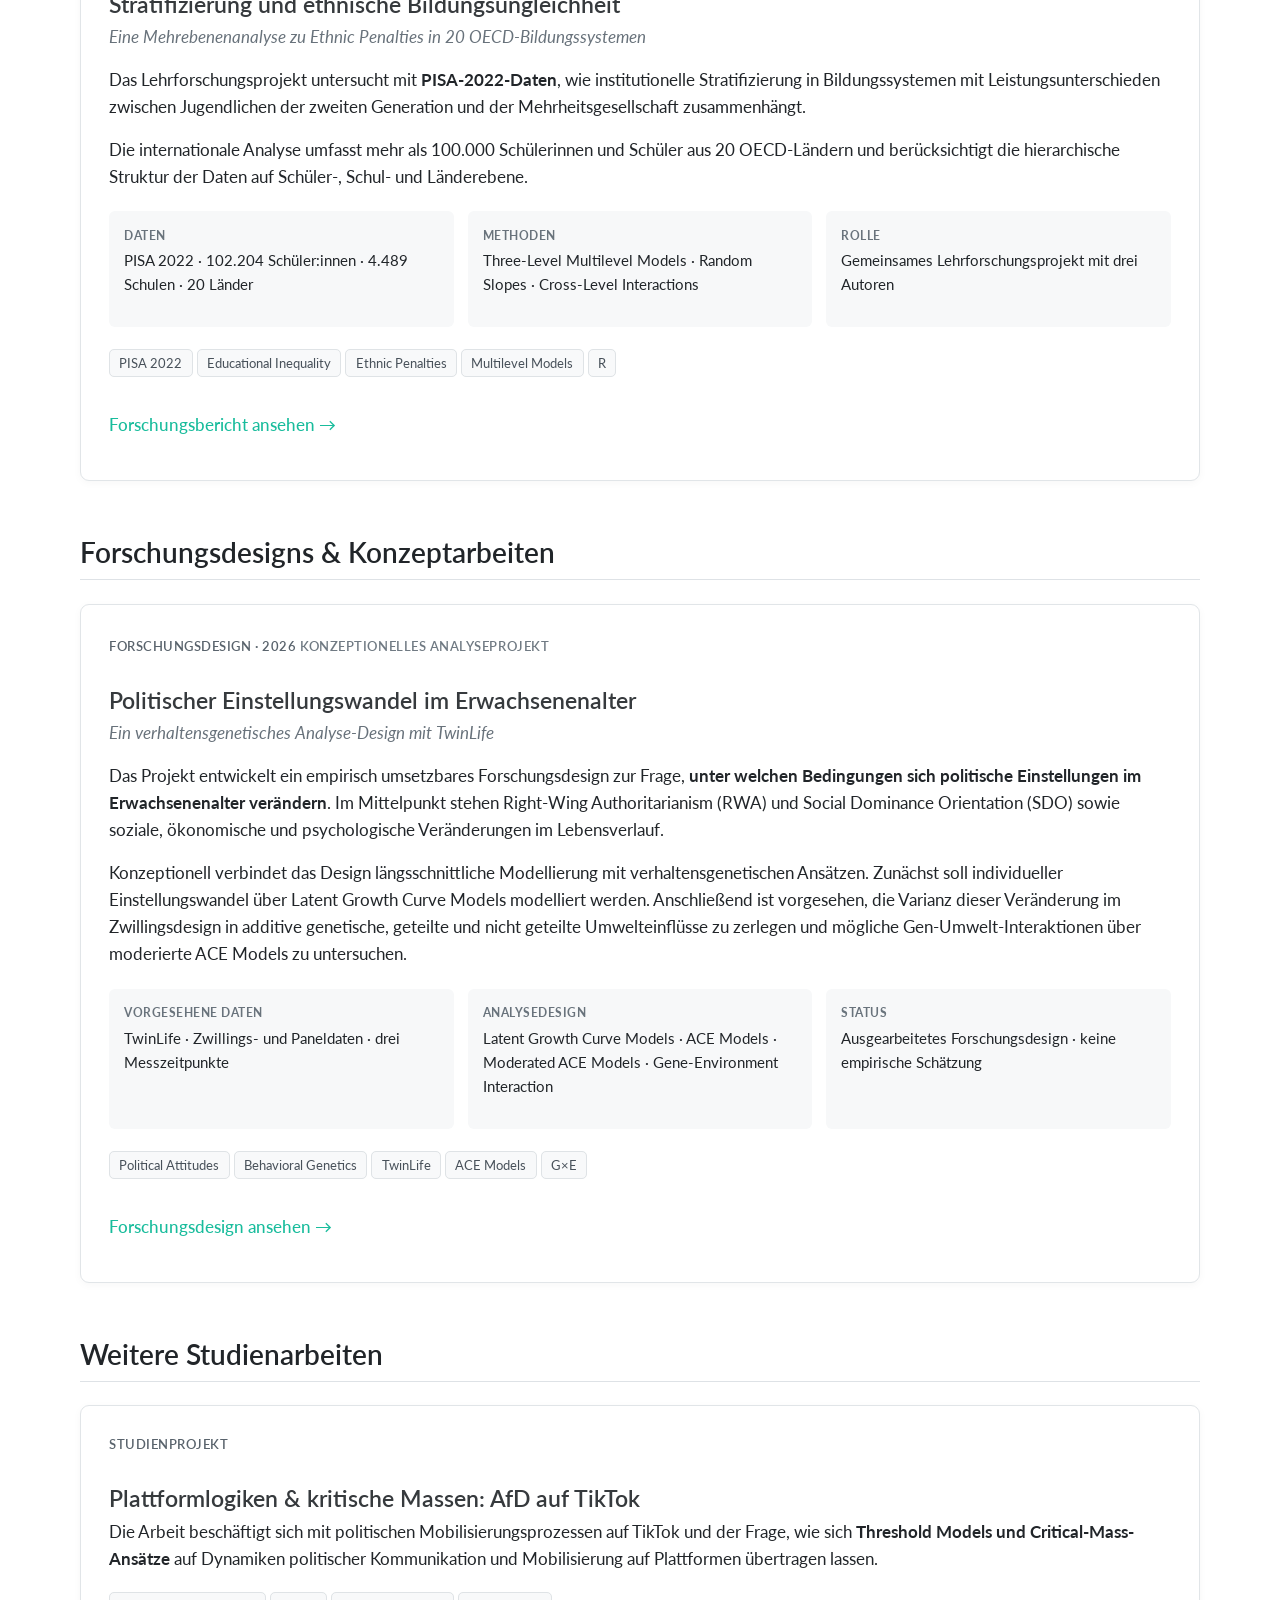
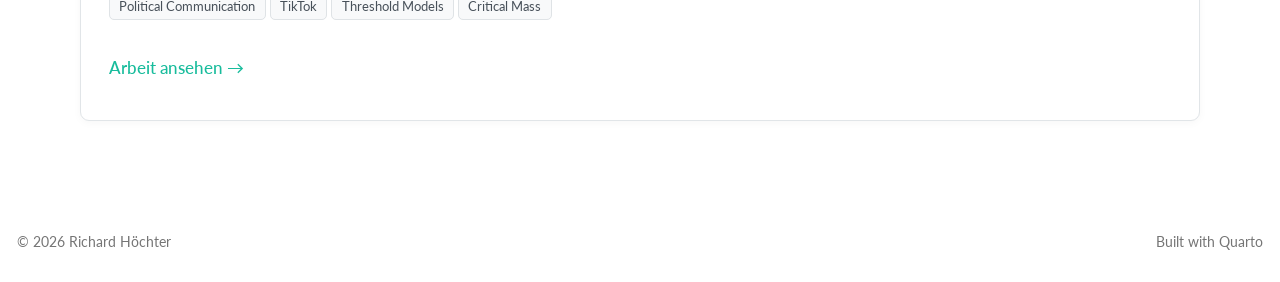
<file: docs/projects.html>
<!DOCTYPE html>
<html xmlns="http://www.w3.org/1999/xhtml" lang="en" xml:lang="en"><head>

<meta charset="utf-8">
<meta name="generator" content="quarto-1.8.25">

<meta name="viewport" content="width=device-width, initial-scale=1.0, user-scalable=yes">


<title>Projekte – Richard Höchter</title>
<style>
code{white-space: pre-wrap;}
span.smallcaps{font-variant: small-caps;}
div.columns{display: flex; gap: min(4vw, 1.5em);}
div.column{flex: auto; overflow-x: auto;}
div.hanging-indent{margin-left: 1.5em; text-indent: -1.5em;}
ul.task-list{list-style: none;}
ul.task-list li input[type="checkbox"] {
  width: 0.8em;
  margin: 0 0.8em 0.2em -1em; /* quarto-specific, see https://github.com/quarto-dev/quarto-cli/issues/4556 */ 
  vertical-align: middle;
}
</style>


<script src="site_libs/quarto-nav/quarto-nav.js"></script>
<script src="site_libs/quarto-nav/headroom.min.js"></script>
<script src="site_libs/clipboard/clipboard.min.js"></script>
<script src="site_libs/quarto-html/quarto.js" type="module"></script>
<script src="site_libs/quarto-html/tabsets/tabsets.js" type="module"></script>
<script src="site_libs/quarto-html/axe/axe-check.js" type="module"></script>
<script src="site_libs/quarto-html/popper.min.js"></script>
<script src="site_libs/quarto-html/tippy.umd.min.js"></script>
<script src="site_libs/quarto-html/anchor.min.js"></script>
<link href="site_libs/quarto-html/tippy.css" rel="stylesheet">
<link href="site_libs/quarto-html/quarto-syntax-highlighting-7b89279ff1a6dce999919e0e67d4d9ec.css" rel="stylesheet" id="quarto-text-highlighting-styles">
<script src="site_libs/bootstrap/bootstrap.min.js"></script>
<link href="site_libs/bootstrap/bootstrap-icons.css" rel="stylesheet">
<link href="site_libs/bootstrap/bootstrap-466483732dcb0cea7139c1eae81929d3.min.css" rel="stylesheet" append-hash="true" id="quarto-bootstrap" data-mode="light">
<script id="quarto-search-options" type="application/json">{
  "language": {
    "search-no-results-text": "No results",
    "search-matching-documents-text": "matching documents",
    "search-copy-link-title": "Copy link to search",
    "search-hide-matches-text": "Hide additional matches",
    "search-more-match-text": "more match in this document",
    "search-more-matches-text": "more matches in this document",
    "search-clear-button-title": "Clear",
    "search-text-placeholder": "",
    "search-detached-cancel-button-title": "Cancel",
    "search-submit-button-title": "Submit",
    "search-label": "Search"
  }
}</script>
<style>html{ scroll-behavior: smooth; }</style>
<meta name="google-site-verification" content="gxOr2SY3sNsxLiTdNhxTILteeXXZD-ydmt2SVTEUGts">


<link rel="stylesheet" href="styles.css">
</head>

<body class="nav-fixed fullcontent quarto-light">

<div id="quarto-search-results"></div>
  <header id="quarto-header" class="headroom fixed-top">
    <nav class="navbar navbar-expand-lg " data-bs-theme="dark">
      <div class="navbar-container container-fluid">
      <div class="navbar-brand-container mx-auto">
    <a href="./index.html" class="navbar-brand navbar-brand-logo">
    </a>
    <a class="navbar-brand" href="./index.html">
    <span class="navbar-title">Richard Höchter</span>
    </a>
  </div>
          <button class="navbar-toggler" type="button" data-bs-toggle="collapse" data-bs-target="#navbarCollapse" aria-controls="navbarCollapse" role="menu" aria-expanded="false" aria-label="Toggle navigation" onclick="if (window.quartoToggleHeadroom) { window.quartoToggleHeadroom(); }">
  <span class="navbar-toggler-icon"></span>
</button>
          <div class="collapse navbar-collapse" id="navbarCollapse">
            <ul class="navbar-nav navbar-nav-scroll me-auto">
  <li class="nav-item">
    <a class="nav-link" href="./index.html"> 
<span class="menu-text">Home</span></a>
  </li>  
  <li class="nav-item">
    <a class="nav-link active" href="./projects.html" aria-current="page"> 
<span class="menu-text">Projekte</span></a>
  </li>  
  <li class="nav-item">
    <a class="nav-link" href="./cv.html"> 
<span class="menu-text">CV</span></a>
  </li>  
</ul>
            <ul class="navbar-nav navbar-nav-scroll ms-auto">
  <li class="nav-item compact">
    <a class="nav-link" href="https://github.com/Richard-Hoechter" rel="noopener noreferrer" target="_blank"> <i class="bi bi-github" role="img">
</i> 
<span class="menu-text"></span></a>
  </li>  
  <li class="nav-item compact">
    <a class="nav-link" href="https://www.linkedin.com/in/richard-hoechter" rel="noopener noreferrer" target="_blank"> <i class="bi bi-linkedin" role="img">
</i> 
<span class="menu-text"></span></a>
  </li>  
</ul>
          </div> <!-- /navcollapse -->
            <div class="quarto-navbar-tools">
</div>
      </div> <!-- /container-fluid -->
    </nav>
</header>
<!-- content -->
<div id="quarto-content" class="quarto-container page-columns page-rows-contents page-layout-article page-navbar">
<!-- sidebar -->
<!-- margin-sidebar -->
    
<!-- main -->
<main class="content" id="quarto-document-content">

<header id="title-block-header" class="quarto-title-block default">
<div class="quarto-title">
<h1 class="title">Projekte</h1>
</div>



<div class="quarto-title-meta">

    
  
    
  </div>
  


</header>


<p>Ausgewählte empirische Forschungsarbeiten, Forschungsdesigns und Studienprojekte aus meinem sozialwissenschaftlichen Studium.</p>
<section id="empirische-forschungsarbeiten" class="level2">
<h2 class="anchored" data-anchor-id="empirische-forschungsarbeiten">Empirische Forschungsarbeiten</h2>
<div id="bachelorarbeit" class="research-project">
<div class="project-header">
<p><span class="project-type">Bachelorarbeit · 2026</span> <span class="project-status">Eingereicht · Bewertung: 1,0</span></p>
</div>
<section id="perceived-school-related-stress-and-academic-achievement-across-school-tracks-in-german-secondary-education" class="level3">
<h3 class="anchored" data-anchor-id="perceived-school-related-stress-and-academic-achievement-across-school-tracks-in-german-secondary-education">Perceived School-Related Stress and Academic Achievement across School Tracks in German Secondary Education</h3>
<p class="project-subtitle">
The Role of Contextual Stressors and Resources
</p>
<p>Die Bachelorarbeit untersucht anhand longitudinaler Daten der deutschen <strong>TwinLife-Studie</strong>, wie wahrgenommener schulbezogener Stress mit späterer Schulleistung zusammenhängt. Zusätzlich wird untersucht, ob sich dieser Zusammenhang zwischen Schulformen unterscheidet und welche Rolle schulische, familiäre, soziale und persönliche Bedingungen spielen.</p>
<div class="project-details">
<div>
<p><span class="detail-label">Daten</span> TwinLife · Drei-Wellen-Design</p>
</div>
<div>
<p><span class="detail-label">Methoden</span> Lagged Outcome Regression · Interaktionsmodelle · Clustered Standard Errors · Model Diagnostics · Robustness Analyses</p>
</div>
<div>
<p><span class="detail-label">Status</span> Eingereicht am 20. August 2026</p>
</div>
</div>
<div class="project-tags">
<p><span>TwinLife</span> <span>Bildungsforschung</span> <span>Schulstress</span> <span>Longitudinal Data</span> <span>R</span></p>
</div>
<!-- Bachelorarbeit -->
<p><a class="project-link" href="files/papers/Bachelor_Thesis_Richard_Hoechter_Stress_Achievement_V2.pdf" target="_blank"> Bachelorarbeit ansehen → </a></p>
</section>
</div>
<div id="kernenergie" class="research-project">
<div class="project-header">
<p><span class="project-type">Seminararbeit · 2026</span> <span class="project-status">Replikation &amp; Erweiterung</span></p>
</div>
<section id="politische-regime-nukleare-unfälle-und-kernenergiepolitik" class="level3">
<h3 class="anchored" data-anchor-id="politische-regime-nukleare-unfälle-und-kernenergiepolitik">Politische Regime, nukleare Unfälle und Kernenergiepolitik</h3>
<p class="project-subtitle">
Eine Replikations- und Erweiterungsanalyse
</p>
<p>Die Arbeit untersucht den Zusammenhang zwischen <strong>politischen Regimen und Kernenergiepolitik</strong>. Zunächst werden zentrale Befunde einer bestehenden Studie zur demokratischen Qualität und zum nuklearen Status von Staaten repliziert. Darauf aufbauend wird analysiert, ob nukleare Unfälle als externe Schocks unterschiedliche Auswirkungen auf die Adoption, Expansion und Nutzung von Kernenergie in verschiedenen politischen Regimen haben.</p>
<div class="project-details">
<div>
<p><span class="detail-label">Daten</span> Country-Year Panel · 166 Länder · 1960–2017</p>
</div>
<div>
<p><span class="detail-label">Methoden</span> Multinomial Logit · Binary Logit · Fractional Logit · Replikations- und Erweiterungsdesign</p>
</div>
<div>
<p><span class="detail-label">Kontext</span> Seminar „Autokratien und internationale Politik“ · HHU Düsseldorf</p>
</div>
</div>
<div class="project-tags">
<p><span>Comparative Politics</span> <span>Political Regimes</span> <span>Panel Data</span> <span>Replication</span> <span>R</span></p>
</div>
<!-- Kernenergie -->
<p><a class="project-link" href="files/papers/Nuklearenergiepolitik_pol_Regime.pdf" target="_blank"> Arbeit ansehen → </a></p>
</section>
</div>
<div id="pisa-2022" class="research-project">
<div class="project-header">
<p><span class="project-type">Lehrforschungsprojekt · 2025</span> <span class="project-status">Gruppenarbeit · Note 1,0</span></p>
</div>
<section id="stratifizierung-und-ethnische-bildungsungleichheit" class="level3">
<h3 class="anchored" data-anchor-id="stratifizierung-und-ethnische-bildungsungleichheit">Stratifizierung und ethnische Bildungsungleichheit</h3>
<p class="project-subtitle">
Eine Mehrebenenanalyse zu Ethnic Penalties in 20 OECD-Bildungssystemen
</p>
<p>Das Lehrforschungsprojekt untersucht mit <strong>PISA-2022-Daten</strong>, wie institutionelle Stratifizierung in Bildungssystemen mit Leistungsunterschieden zwischen Jugendlichen der zweiten Generation und der Mehrheitsgesellschaft zusammenhängt.</p>
<p>Die internationale Analyse umfasst mehr als 100.000 Schülerinnen und Schüler aus 20 OECD-Ländern und berücksichtigt die hierarchische Struktur der Daten auf Schüler-, Schul- und Länderebene.</p>
<div class="project-details">
<div>
<p><span class="detail-label">Daten</span> PISA 2022 · 102.204 Schüler:innen · 4.489 Schulen · 20 Länder</p>
</div>
<div>
<p><span class="detail-label">Methoden</span> Three-Level Multilevel Models · Random Slopes · Cross-Level Interactions</p>
</div>
<div>
<p><span class="detail-label">Rolle</span> Gemeinsames Lehrforschungsprojekt mit drei Autoren</p>
</div>
</div>
<div class="project-tags">
<p><span>PISA 2022</span> <span>Educational Inequality</span> <span>Ethnic Penalties</span> <span>Multilevel Models</span> <span>R</span></p>
</div>
<!-- PISA -->
<p><a class="project-link" href="files/papers/ethnic-penalties-pisa.pdf" target="_blank"> Forschungsbericht ansehen → </a></p>
</section>
</div>
</section>
<section id="forschungsdesigns-konzeptarbeiten" class="level2">
<h2 class="anchored" data-anchor-id="forschungsdesigns-konzeptarbeiten">Forschungsdesigns &amp; Konzeptarbeiten</h2>
<div id="einstellungswandel" class="research-project">
<div class="project-header">
<p><span class="project-type">Forschungsdesign · 2026</span> <span class="project-status">Konzeptionelles Analyseprojekt</span></p>
</div>
<section id="politischer-einstellungswandel-im-erwachsenenalter" class="level3">
<h3 class="anchored" data-anchor-id="politischer-einstellungswandel-im-erwachsenenalter">Politischer Einstellungswandel im Erwachsenenalter</h3>
<p class="project-subtitle">
Ein verhaltensgenetisches Analyse-Design mit TwinLife
</p>
<p>Das Projekt entwickelt ein empirisch umsetzbares Forschungsdesign zur Frage, <strong>unter welchen Bedingungen sich politische Einstellungen im Erwachsenenalter verändern</strong>. Im Mittelpunkt stehen Right-Wing Authoritarianism (RWA) und Social Dominance Orientation (SDO) sowie soziale, ökonomische und psychologische Veränderungen im Lebensverlauf.</p>
<p>Konzeptionell verbindet das Design längsschnittliche Modellierung mit verhaltensgenetischen Ansätzen. Zunächst soll individueller Einstellungswandel über Latent Growth Curve Models modelliert werden. Anschließend ist vorgesehen, die Varianz dieser Veränderung im Zwillingsdesign in additive genetische, geteilte und nicht geteilte Umwelteinflüsse zu zerlegen und mögliche Gen-Umwelt-Interaktionen über moderierte ACE Models zu untersuchen.</p>
<div class="project-details">
<div>
<p><span class="detail-label">Vorgesehene Daten</span> TwinLife · Zwillings- und Paneldaten · drei Messzeitpunkte</p>
</div>
<div>
<p><span class="detail-label">Analysedesign</span> Latent Growth Curve Models · ACE Models · Moderated ACE Models · Gene-Environment Interaction</p>
</div>
<div>
<p><span class="detail-label">Status</span> Ausgearbeitetes Forschungsdesign · keine empirische Schätzung</p>
</div>
</div>
<div class="project-tags">
<p><span>Political Attitudes</span> <span>Behavioral Genetics</span> <span>TwinLife</span> <span>ACE Models</span> <span>G×E</span></p>
</div>
<!-- Einstellungswandel -->
<p><a class="project-link" href="files/papers/Konservatismus_Pol_Einstellungswandel_Erwachsenenalter.pdf" target="_blank"> Forschungsdesign ansehen → </a></p>
</section>
</div>
</section>
<section id="weitere-studienarbeiten" class="level2">
<h2 class="anchored" data-anchor-id="weitere-studienarbeiten">Weitere Studienarbeiten</h2>
<div id="tiktok" class="research-project research-project-compact">
<div class="project-header">
<p><span class="project-type">Studienprojekt</span></p>
</div>
<section id="plattformlogiken-kritische-massen-afd-auf-tiktok" class="level3">
<h3 class="anchored" data-anchor-id="plattformlogiken-kritische-massen-afd-auf-tiktok">Plattformlogiken &amp; kritische Massen: AfD auf TikTok</h3>
<p>Die Arbeit beschäftigt sich mit politischen Mobilisierungsprozessen auf TikTok und der Frage, wie sich <strong>Threshold Models und Critical-Mass-Ansätze</strong> auf Dynamiken politischer Kommunikation und Mobilisierung auf Plattformen übertragen lassen.</p>
<div class="project-tags">
<p><span>Political Communication</span> <span>TikTok</span> <span>Threshold Models</span> <span>Critical Mass</span></p>
</div>
<!-- TikTok -->
<p><a class="project-link" href="files/papers/afd-tiktok-kritische-massen.pdf" target="_blank"> Arbeit ansehen → </a></p>
</section>
</div>


</section>

</main> <!-- /main -->
<script id="quarto-html-after-body" type="application/javascript">
  window.document.addEventListener("DOMContentLoaded", function (event) {
    const icon = "";
    const anchorJS = new window.AnchorJS();
    anchorJS.options = {
      placement: 'right',
      icon: icon
    };
    anchorJS.add('.anchored');
    const isCodeAnnotation = (el) => {
      for (const clz of el.classList) {
        if (clz.startsWith('code-annotation-')) {                     
          return true;
        }
      }
      return false;
    }
    const onCopySuccess = function(e) {
      // button target
      const button = e.trigger;
      // don't keep focus
      button.blur();
      // flash "checked"
      button.classList.add('code-copy-button-checked');
      var currentTitle = button.getAttribute("title");
      button.setAttribute("title", "Copied!");
      let tooltip;
      if (window.bootstrap) {
        button.setAttribute("data-bs-toggle", "tooltip");
        button.setAttribute("data-bs-placement", "left");
        button.setAttribute("data-bs-title", "Copied!");
        tooltip = new bootstrap.Tooltip(button, 
          { trigger: "manual", 
            customClass: "code-copy-button-tooltip",
            offset: [0, -8]});
        tooltip.show();    
      }
      setTimeout(function() {
        if (tooltip) {
          tooltip.hide();
          button.removeAttribute("data-bs-title");
          button.removeAttribute("data-bs-toggle");
          button.removeAttribute("data-bs-placement");
        }
        button.setAttribute("title", currentTitle);
        button.classList.remove('code-copy-button-checked');
      }, 1000);
      // clear code selection
      e.clearSelection();
    }
    const getTextToCopy = function(trigger) {
      const outerScaffold = trigger.parentElement.cloneNode(true);
      const codeEl = outerScaffold.querySelector('code');
      for (const childEl of codeEl.children) {
        if (isCodeAnnotation(childEl)) {
          childEl.remove();
        }
      }
      return codeEl.innerText;
    }
    const clipboard = new window.ClipboardJS('.code-copy-button:not([data-in-quarto-modal])', {
      text: getTextToCopy
    });
    clipboard.on('success', onCopySuccess);
    if (window.document.getElementById('quarto-embedded-source-code-modal')) {
      const clipboardModal = new window.ClipboardJS('.code-copy-button[data-in-quarto-modal]', {
        text: getTextToCopy,
        container: window.document.getElementById('quarto-embedded-source-code-modal')
      });
      clipboardModal.on('success', onCopySuccess);
    }
      var localhostRegex = new RegExp(/^(?:http|https):\/\/localhost\:?[0-9]*\//);
      var mailtoRegex = new RegExp(/^mailto:/);
        var filterRegex = new RegExp("https:\/\/richard-hoechter\.github\.io");
      var isInternal = (href) => {
          return filterRegex.test(href) || localhostRegex.test(href) || mailtoRegex.test(href);
      }
      // Inspect non-navigation links and adorn them if external
     var links = window.document.querySelectorAll('a[href]:not(.nav-link):not(.navbar-brand):not(.toc-action):not(.sidebar-link):not(.sidebar-item-toggle):not(.pagination-link):not(.no-external):not([aria-hidden]):not(.dropdown-item):not(.quarto-navigation-tool):not(.about-link)');
      for (var i=0; i<links.length; i++) {
        const link = links[i];
        if (!isInternal(link.href)) {
          // undo the damage that might have been done by quarto-nav.js in the case of
          // links that we want to consider external
          if (link.dataset.originalHref !== undefined) {
            link.href = link.dataset.originalHref;
          }
        }
      }
    function tippyHover(el, contentFn, onTriggerFn, onUntriggerFn) {
      const config = {
        allowHTML: true,
        maxWidth: 500,
        delay: 100,
        arrow: false,
        appendTo: function(el) {
            return el.parentElement;
        },
        interactive: true,
        interactiveBorder: 10,
        theme: 'quarto',
        placement: 'bottom-start',
      };
      if (contentFn) {
        config.content = contentFn;
      }
      if (onTriggerFn) {
        config.onTrigger = onTriggerFn;
      }
      if (onUntriggerFn) {
        config.onUntrigger = onUntriggerFn;
      }
      window.tippy(el, config); 
    }
    const noterefs = window.document.querySelectorAll('a[role="doc-noteref"]');
    for (var i=0; i<noterefs.length; i++) {
      const ref = noterefs[i];
      tippyHover(ref, function() {
        // use id or data attribute instead here
        let href = ref.getAttribute('data-footnote-href') || ref.getAttribute('href');
        try { href = new URL(href).hash; } catch {}
        const id = href.replace(/^#\/?/, "");
        const note = window.document.getElementById(id);
        if (note) {
          return note.innerHTML;
        } else {
          return "";
        }
      });
    }
    const xrefs = window.document.querySelectorAll('a.quarto-xref');
    const processXRef = (id, note) => {
      // Strip column container classes
      const stripColumnClz = (el) => {
        el.classList.remove("page-full", "page-columns");
        if (el.children) {
          for (const child of el.children) {
            stripColumnClz(child);
          }
        }
      }
      stripColumnClz(note)
      if (id === null || id.startsWith('sec-')) {
        // Special case sections, only their first couple elements
        const container = document.createElement("div");
        if (note.children && note.children.length > 2) {
          container.appendChild(note.children[0].cloneNode(true));
          for (let i = 1; i < note.children.length; i++) {
            const child = note.children[i];
            if (child.tagName === "P" && child.innerText === "") {
              continue;
            } else {
              container.appendChild(child.cloneNode(true));
              break;
            }
          }
          if (window.Quarto?.typesetMath) {
            window.Quarto.typesetMath(container);
          }
          return container.innerHTML
        } else {
          if (window.Quarto?.typesetMath) {
            window.Quarto.typesetMath(note);
          }
          return note.innerHTML;
        }
      } else {
        // Remove any anchor links if they are present
        const anchorLink = note.querySelector('a.anchorjs-link');
        if (anchorLink) {
          anchorLink.remove();
        }
        if (window.Quarto?.typesetMath) {
          window.Quarto.typesetMath(note);
        }
        if (note.classList.contains("callout")) {
          return note.outerHTML;
        } else {
          return note.innerHTML;
        }
      }
    }
    for (var i=0; i<xrefs.length; i++) {
      const xref = xrefs[i];
      tippyHover(xref, undefined, function(instance) {
        instance.disable();
        let url = xref.getAttribute('href');
        let hash = undefined; 
        if (url.startsWith('#')) {
          hash = url;
        } else {
          try { hash = new URL(url).hash; } catch {}
        }
        if (hash) {
          const id = hash.replace(/^#\/?/, "");
          const note = window.document.getElementById(id);
          if (note !== null) {
            try {
              const html = processXRef(id, note.cloneNode(true));
              instance.setContent(html);
            } finally {
              instance.enable();
              instance.show();
            }
          } else {
            // See if we can fetch this
            fetch(url.split('#')[0])
            .then(res => res.text())
            .then(html => {
              const parser = new DOMParser();
              const htmlDoc = parser.parseFromString(html, "text/html");
              const note = htmlDoc.getElementById(id);
              if (note !== null) {
                const html = processXRef(id, note);
                instance.setContent(html);
              } 
            }).finally(() => {
              instance.enable();
              instance.show();
            });
          }
        } else {
          // See if we can fetch a full url (with no hash to target)
          // This is a special case and we should probably do some content thinning / targeting
          fetch(url)
          .then(res => res.text())
          .then(html => {
            const parser = new DOMParser();
            const htmlDoc = parser.parseFromString(html, "text/html");
            const note = htmlDoc.querySelector('main.content');
            if (note !== null) {
              // This should only happen for chapter cross references
              // (since there is no id in the URL)
              // remove the first header
              if (note.children.length > 0 && note.children[0].tagName === "HEADER") {
                note.children[0].remove();
              }
              const html = processXRef(null, note);
              instance.setContent(html);
            } 
          }).finally(() => {
            instance.enable();
            instance.show();
          });
        }
      }, function(instance) {
      });
    }
        let selectedAnnoteEl;
        const selectorForAnnotation = ( cell, annotation) => {
          let cellAttr = 'data-code-cell="' + cell + '"';
          let lineAttr = 'data-code-annotation="' +  annotation + '"';
          const selector = 'span[' + cellAttr + '][' + lineAttr + ']';
          return selector;
        }
        const selectCodeLines = (annoteEl) => {
          const doc = window.document;
          const targetCell = annoteEl.getAttribute("data-target-cell");
          const targetAnnotation = annoteEl.getAttribute("data-target-annotation");
          const annoteSpan = window.document.querySelector(selectorForAnnotation(targetCell, targetAnnotation));
          const lines = annoteSpan.getAttribute("data-code-lines").split(",");
          const lineIds = lines.map((line) => {
            return targetCell + "-" + line;
          })
          let top = null;
          let height = null;
          let parent = null;
          if (lineIds.length > 0) {
              //compute the position of the single el (top and bottom and make a div)
              const el = window.document.getElementById(lineIds[0]);
              top = el.offsetTop;
              height = el.offsetHeight;
              parent = el.parentElement.parentElement;
            if (lineIds.length > 1) {
              const lastEl = window.document.getElementById(lineIds[lineIds.length - 1]);
              const bottom = lastEl.offsetTop + lastEl.offsetHeight;
              height = bottom - top;
            }
            if (top !== null && height !== null && parent !== null) {
              // cook up a div (if necessary) and position it 
              let div = window.document.getElementById("code-annotation-line-highlight");
              if (div === null) {
                div = window.document.createElement("div");
                div.setAttribute("id", "code-annotation-line-highlight");
                div.style.position = 'absolute';
                parent.appendChild(div);
              }
              div.style.top = top - 2 + "px";
              div.style.height = height + 4 + "px";
              div.style.left = 0;
              let gutterDiv = window.document.getElementById("code-annotation-line-highlight-gutter");
              if (gutterDiv === null) {
                gutterDiv = window.document.createElement("div");
                gutterDiv.setAttribute("id", "code-annotation-line-highlight-gutter");
                gutterDiv.style.position = 'absolute';
                const codeCell = window.document.getElementById(targetCell);
                const gutter = codeCell.querySelector('.code-annotation-gutter');
                gutter.appendChild(gutterDiv);
              }
              gutterDiv.style.top = top - 2 + "px";
              gutterDiv.style.height = height + 4 + "px";
            }
            selectedAnnoteEl = annoteEl;
          }
        };
        const unselectCodeLines = () => {
          const elementsIds = ["code-annotation-line-highlight", "code-annotation-line-highlight-gutter"];
          elementsIds.forEach((elId) => {
            const div = window.document.getElementById(elId);
            if (div) {
              div.remove();
            }
          });
          selectedAnnoteEl = undefined;
        };
          // Handle positioning of the toggle
      window.addEventListener(
        "resize",
        throttle(() => {
          elRect = undefined;
          if (selectedAnnoteEl) {
            selectCodeLines(selectedAnnoteEl);
          }
        }, 10)
      );
      function throttle(fn, ms) {
      let throttle = false;
      let timer;
        return (...args) => {
          if(!throttle) { // first call gets through
              fn.apply(this, args);
              throttle = true;
          } else { // all the others get throttled
              if(timer) clearTimeout(timer); // cancel #2
              timer = setTimeout(() => {
                fn.apply(this, args);
                timer = throttle = false;
              }, ms);
          }
        };
      }
        // Attach click handler to the DT
        const annoteDls = window.document.querySelectorAll('dt[data-target-cell]');
        for (const annoteDlNode of annoteDls) {
          annoteDlNode.addEventListener('click', (event) => {
            const clickedEl = event.target;
            if (clickedEl !== selectedAnnoteEl) {
              unselectCodeLines();
              const activeEl = window.document.querySelector('dt[data-target-cell].code-annotation-active');
              if (activeEl) {
                activeEl.classList.remove('code-annotation-active');
              }
              selectCodeLines(clickedEl);
              clickedEl.classList.add('code-annotation-active');
            } else {
              // Unselect the line
              unselectCodeLines();
              clickedEl.classList.remove('code-annotation-active');
            }
          });
        }
    const findCites = (el) => {
      const parentEl = el.parentElement;
      if (parentEl) {
        const cites = parentEl.dataset.cites;
        if (cites) {
          return {
            el,
            cites: cites.split(' ')
          };
        } else {
          return findCites(el.parentElement)
        }
      } else {
        return undefined;
      }
    };
    var bibliorefs = window.document.querySelectorAll('a[role="doc-biblioref"]');
    for (var i=0; i<bibliorefs.length; i++) {
      const ref = bibliorefs[i];
      const citeInfo = findCites(ref);
      if (citeInfo) {
        tippyHover(citeInfo.el, function() {
          var popup = window.document.createElement('div');
          citeInfo.cites.forEach(function(cite) {
            var citeDiv = window.document.createElement('div');
            citeDiv.classList.add('hanging-indent');
            citeDiv.classList.add('csl-entry');
            var biblioDiv = window.document.getElementById('ref-' + cite);
            if (biblioDiv) {
              citeDiv.innerHTML = biblioDiv.innerHTML;
            }
            popup.appendChild(citeDiv);
          });
          return popup.innerHTML;
        });
      }
    }
  });
  </script>
</div> <!-- /content -->
<footer class="footer">
  <div class="nav-footer">
    <div class="nav-footer-left">
<p>© 2026 Richard Höchter</p>
</div>   
    <div class="nav-footer-center">
      &nbsp;
    </div>
    <div class="nav-footer-right">
<p>Built with Quarto</p>
</div>
  </div>
</footer>




<script src="site_libs/quarto-html/zenscroll-min.js"></script>
</body></html>
</file>
<file: docs/site_libs/quarto-html/tippy.css>
.tippy-box[data-animation=fade][data-state=hidden]{opacity:0}[data-tippy-root]{max-width:calc(100vw - 10px)}.tippy-box{position:relative;background-color:#333;color:#fff;border-radius:4px;font-size:14px;line-height:1.4;white-space:normal;outline:0;transition-property:transform,visibility,opacity}.tippy-box[data-placement^=top]>.tippy-arrow{bottom:0}.tippy-box[data-placement^=top]>.tippy-arrow:before{bottom:-7px;left:0;border-width:8px 8px 0;border-top-color:initial;transform-origin:center top}.tippy-box[data-placement^=bottom]>.tippy-arrow{top:0}.tippy-box[data-placement^=bottom]>.tippy-arrow:before{top:-7px;left:0;border-width:0 8px 8px;border-bottom-color:initial;transform-origin:center bottom}.tippy-box[data-placement^=left]>.tippy-arrow{right:0}.tippy-box[data-placement^=left]>.tippy-arrow:before{border-width:8px 0 8px 8px;border-left-color:initial;right:-7px;transform-origin:center left}.tippy-box[data-placement^=right]>.tippy-arrow{left:0}.tippy-box[data-placement^=right]>.tippy-arrow:before{left:-7px;border-width:8px 8px 8px 0;border-right-color:initial;transform-origin:center right}.tippy-box[data-inertia][data-state=visible]{transition-timing-function:cubic-bezier(.54,1.5,.38,1.11)}.tippy-arrow{width:16px;height:16px;color:#333}.tippy-arrow:before{content:"";position:absolute;border-color:transparent;border-style:solid}.tippy-content{position:relative;padding:5px 9px;z-index:1}
</file>
<file: docs/site_libs/quarto-html/quarto-syntax-highlighting-7b89279ff1a6dce999919e0e67d4d9ec.css>
/* quarto syntax highlight colors */
:root {
  --quarto-hl-ot-color: #003B4F;
  --quarto-hl-at-color: #657422;
  --quarto-hl-ss-color: #20794D;
  --quarto-hl-an-color: #5E5E5E;
  --quarto-hl-fu-color: #4758AB;
  --quarto-hl-st-color: #20794D;
  --quarto-hl-cf-color: #003B4F;
  --quarto-hl-op-color: #5E5E5E;
  --quarto-hl-er-color: #AD0000;
  --quarto-hl-bn-color: #AD0000;
  --quarto-hl-al-color: #AD0000;
  --quarto-hl-va-color: #111111;
  --quarto-hl-bu-color: inherit;
  --quarto-hl-ex-color: inherit;
  --quarto-hl-pp-color: #AD0000;
  --quarto-hl-in-color: #5E5E5E;
  --quarto-hl-vs-color: #20794D;
  --quarto-hl-wa-color: #5E5E5E;
  --quarto-hl-do-color: #5E5E5E;
  --quarto-hl-im-color: #00769E;
  --quarto-hl-ch-color: #20794D;
  --quarto-hl-dt-color: #AD0000;
  --quarto-hl-fl-color: #AD0000;
  --quarto-hl-co-color: #5E5E5E;
  --quarto-hl-cv-color: #5E5E5E;
  --quarto-hl-cn-color: #8f5902;
  --quarto-hl-sc-color: #5E5E5E;
  --quarto-hl-dv-color: #AD0000;
  --quarto-hl-kw-color: #003B4F;
}

/* other quarto variables */
:root {
  --quarto-font-monospace: SFMono-Regular, Menlo, Monaco, Consolas, "Liberation Mono", "Courier New", monospace;
}

/* syntax highlight based on Pandoc's rules */
pre > code.sourceCode > span {
  color: #003B4F;
}

code.sourceCode > span {
  color: #003B4F;
}

div.sourceCode,
div.sourceCode pre.sourceCode {
  color: #003B4F;
}

/* Normal */
code span {
  color: #003B4F;
}

/* Alert */
code span.al {
  color: #AD0000;
  font-style: inherit;
}

/* Annotation */
code span.an {
  color: #5E5E5E;
  font-style: inherit;
}

/* Attribute */
code span.at {
  color: #657422;
  font-style: inherit;
}

/* BaseN */
code span.bn {
  color: #AD0000;
  font-style: inherit;
}

/* BuiltIn */
code span.bu {
  font-style: inherit;
}

/* ControlFlow */
code span.cf {
  color: #003B4F;
  font-weight: bold;
  font-style: inherit;
}

/* Char */
code span.ch {
  color: #20794D;
  font-style: inherit;
}

/* Constant */
code span.cn {
  color: #8f5902;
  font-style: inherit;
}

/* Comment */
code span.co {
  color: #5E5E5E;
  font-style: inherit;
}

/* CommentVar */
code span.cv {
  color: #5E5E5E;
  font-style: italic;
}

/* Documentation */
code span.do {
  color: #5E5E5E;
  font-style: italic;
}

/* DataType */
code span.dt {
  color: #AD0000;
  font-style: inherit;
}

/* DecVal */
code span.dv {
  color: #AD0000;
  font-style: inherit;
}

/* Error */
code span.er {
  color: #AD0000;
  font-style: inherit;
}

/* Extension */
code span.ex {
  font-style: inherit;
}

/* Float */
code span.fl {
  color: #AD0000;
  font-style: inherit;
}

/* Function */
code span.fu {
  color: #4758AB;
  font-style: inherit;
}

/* Import */
code span.im {
  color: #00769E;
  font-style: inherit;
}

/* Information */
code span.in {
  color: #5E5E5E;
  font-style: inherit;
}

/* Keyword */
code span.kw {
  color: #003B4F;
  font-weight: bold;
  font-style: inherit;
}

/* Operator */
code span.op {
  color: #5E5E5E;
  font-style: inherit;
}

/* Other */
code span.ot {
  color: #003B4F;
  font-style: inherit;
}

/* Preprocessor */
code span.pp {
  color: #AD0000;
  font-style: inherit;
}

/* SpecialChar */
code span.sc {
  color: #5E5E5E;
  font-style: inherit;
}

/* SpecialString */
code span.ss {
  color: #20794D;
  font-style: inherit;
}

/* String */
code span.st {
  color: #20794D;
  font-style: inherit;
}

/* Variable */
code span.va {
  color: #111111;
  font-style: inherit;
}

/* VerbatimString */
code span.vs {
  color: #20794D;
  font-style: inherit;
}

/* Warning */
code span.wa {
  color: #5E5E5E;
  font-style: italic;
}

.prevent-inlining {
  content: "</";
}

/*# sourceMappingURL=3944bc705cfaf4c80e56f77c5205168a.css.map */
</file>
<file: docs/styles.css>
/* =========================================================
   Grundlayout
   ========================================================= */

@media (min-width: 1000px) {

  #quarto-content.page-columns {
    display: block;
  }

  main.content {
    width: min(1120px, calc(100% - 5rem));
    max-width: none;
    margin-left: auto;
    margin-right: auto;
  }
}

p {
  line-height: 1.6;
}

h1,
h2,
h3,
h4 {
  line-height: 1.25;
}

h2 {
  margin-top: 3.2rem;
  margin-bottom: 1.2rem;
}

a {
  text-underline-offset: 0.15em;
}


/* =========================================================
   Startseite: Profilbereich
   ========================================================= */

.home-intro {
  display: grid;
  grid-template-columns: 300px minmax(0, 1fr);
  gap: 3.5rem;
  align-items: center;
  margin-top: 1.8rem;
  margin-bottom: 4rem;
}

.home-photo {
  width: 290px;
  height: 290px;
  border-radius: 50%;
  overflow: hidden;
  display: flex;
  justify-content: center;
  align-items: center;
  background-color: #fff;
  box-shadow: 0 4px 15px rgba(0, 0, 0, 0.11);
}

.home-photo img {
  width: 92%;
  height: 92%;
  object-fit: cover;
  object-position: center 35%;
  border-radius: 50%;
}

.home-profile {
  max-width: none;
}

.home-profile h1 {
  margin-top: 0;
  margin-bottom: 0.45rem;
  font-size: 2.3rem;
}

.home-subtitle {
  margin-top: 0;
  margin-bottom: 1.3rem;
  font-size: 1.08rem;
  color: #68737d;
}

.home-profile p {
  margin-bottom: 1rem;
}


/* =========================================================
   Startseite: Buttons
   ========================================================= */

.home-links {
  display: flex;
  flex-wrap: wrap;
  gap: 0.7rem;
  margin-top: 1.4rem;
}


/* =========================================================
   Startseite: Ausgewählte Arbeiten
   ========================================================= */

.home-projects {
  display: grid;
  grid-template-columns: repeat(2, minmax(0, 1fr));
  gap: 1.4rem;
  margin-top: 1.2rem;
  margin-bottom: 3.4rem;
}

.home-project-preview {
  padding: 1.3rem 1.4rem;
  border: 1px solid #e1e5e8;
  border-radius: 8px;
  background-color: #fff;
}

.home-project-preview h3 {
  margin-top: 0;
  margin-bottom: 0.45rem;
  font-size: 0.92rem;
  font-weight: 600;
  color: #6a747d;
  text-transform: uppercase;
  letter-spacing: 0.03em;
}

.home-project-preview strong {
  display: block;
  margin-bottom: 0.65rem;
  font-size: 1.12rem;
  line-height: 1.35;
  color: #161616;
}

.home-project-preview p {
  margin-bottom: 0.9rem;
  font-size: 0.96rem;
  color: #42484e;
}

.home-project-preview a {
  font-weight: 500;
  text-decoration: none;
}

.home-project-preview a:hover {
  text-decoration: underline;
}


/* =========================================================
   Startseite: Forschungsinteressen
   ========================================================= */

.home-projects + h2 {
  margin-top: 0;
}

main.content > ul {
  padding-left: 1.3rem;
}

main.content > ul li {
  margin-bottom: 0.72rem;
  line-height: 1.55;
}


/* =========================================================
   Projektseite: Projektcontainer
   ========================================================= */

.research-project {
  margin: 1.4rem 0 2rem;
  padding: 1.55rem 1.65rem;
  border: 1px solid #e1e5e8;
  border-radius: 9px;
  background-color: #fff;
  box-shadow: 0 2px 8px rgba(0, 0, 0, 0.035);
}

.research-project h3 {
  margin-top: 0.75rem;
  margin-bottom: 0.3rem;
  font-size: 1.35rem;
}

.research-project p {
  margin-bottom: 0.9rem;
}


/* =========================================================
   Projektseite: Projekttyp und Status
   ========================================================= */

.project-header {
  display: flex;
  justify-content: space-between;
  align-items: center;
  flex-wrap: wrap;
  gap: 0.5rem 1rem;
  margin-bottom: 0.3rem;
}

.project-type,
.project-status {
  font-size: 0.78rem;
  font-weight: 600;
  text-transform: uppercase;
  letter-spacing: 0.04em;
}

.project-type {
  color: #59636c;
}

.project-status {
  color: #707a83;
}


/* =========================================================
   Projektseite: Untertitel
   ========================================================= */

.project-subtitle {
  margin-top: 0;
  margin-bottom: 1.05rem;
  font-size: 0.98rem;
  font-style: italic;
  color: #68727b;
}


/* =========================================================
   Projektseite: Daten, Methoden, Rolle
   ========================================================= */

.project-details {
  display: grid;
  grid-template-columns: repeat(3, minmax(0, 1fr));
  gap: 0.8rem;
  margin: 1.25rem 0;
}

.project-details > div {
  padding: 0.85rem 0.9rem;
  border-radius: 6px;
  background-color: #f7f8f9;
  font-size: 0.88rem;
  line-height: 1.45;
}

.detail-label {
  display: block;
  margin-bottom: 0.25rem;
  font-size: 0.72rem;
  font-weight: 700;
  text-transform: uppercase;
  letter-spacing: 0.04em;
  color: #69737c;
}


/* =========================================================
   Projektseite: Tags
   ========================================================= */

.project-tags {
  display: flex;
  flex-wrap: wrap;
  gap: 0.4rem;
  margin-top: 1.1rem;
  margin-bottom: 1rem;
}

.project-tags span {
  padding: 0.3rem 0.55rem;
  border: 1px solid #dfe3e6;
  border-radius: 5px;
  background-color: #f8f9fa;
  color: #48515a;
  font-size: 0.75rem;
  line-height: 1.2;
}


/* =========================================================
   Projektseite: PDF-Link
   ========================================================= */

.project-link {
  display: inline-block;
  margin-top: 0.2rem;
  font-weight: 500;
  text-decoration: none;
}

.project-link:hover {
  text-decoration: underline;
}


/* =========================================================
   Projektseite: kompaktere Arbeiten
   ========================================================= */

.research-project-compact {
  padding-top: 1.35rem;
  padding-bottom: 1.35rem;
}


/* =========================================================
   CV: Einleitung
   ========================================================= */

.cv-intro {
  margin-bottom: 2.8rem;
}

.cv-intro p {
  max-width: 720px;
}


/* =========================================================
   CV: Einträge
   ========================================================= */

.cv-entry {
  display: grid;
  grid-template-columns: 145px minmax(0, 1fr);
  gap: 1.5rem;
  padding: 1.15rem 0;
  border-bottom: 1px solid #e6e9eb;
}

.cv-entry:last-of-type {
  border-bottom: none;
}

.cv-date {
  padding-top: 0.17rem;
  font-size: 0.88rem;
  font-weight: 500;
  color: #6c757d;
}

.cv-content h3 {
  margin-top: 0;
  margin-bottom: 0.25rem;
  font-size: 1.1rem;
}

.cv-content p {
  margin-top: 0.45rem;
  margin-bottom: 0.4rem;
  font-size: 0.96rem;
}


/* =========================================================
   CV: Methoden und Software
   ========================================================= */

.cv-skills {
  display: grid;
  grid-template-columns: repeat(2, minmax(0, 1fr));
  gap: 2rem;
  margin-top: 1.2rem;
}

.cv-skills h3 {
  margin-top: 0;
  margin-bottom: 0.7rem;
  font-size: 1.05rem;
}

.cv-skills ul {
  padding-left: 1.15rem;
  margin-bottom: 0;
}

.cv-skills li {
  margin-bottom: 0.45rem;
  line-height: 1.45;
}


/* =========================================================
   Footer
   ========================================================= */

.nav-footer {
  margin-top: 4rem;
}


/* =========================================================
   Tablets und Smartphones
   ========================================================= */

@media (max-width: 800px) {

  main.content {
    width: calc(100% - 2rem);
    max-width: 680px;
    margin-left: auto;
    margin-right: auto;
  }

  /* Profilbereich untereinander statt nebeneinander */
  .home-intro {
    display: grid;
    grid-template-columns: 1fr;
    gap: 1.8rem;
    margin-top: 1.2rem;
    margin-bottom: 3rem;
  }

  /* Auch der äußere Fotocontainer muss kleiner werden */
  .home-photo {
    width: 220px;
    height: 220px;
    margin-left: auto;
    margin-right: auto;

    border-radius: 50%;
    overflow: hidden;

    display: flex;
    justify-content: center;
    align-items: center;
  }

  .home-photo img {
    width: 100%;
    height: 100%;
    object-fit: cover;
    object-position: center 35%;
    border-radius: 50%;
  }

  /* Text erhält die gesamte mobile Breite */
  .home-profile {
    width: 100%;
    max-width: none;
  }

  .home-profile h1 {
    font-size: 2rem;
    margin-bottom: 0.5rem;
  }

  .home-subtitle {
    font-size: 1rem;
    line-height: 1.45;
    margin-bottom: 1.2rem;
  }

  .home-profile p {
    font-size: 1rem;
    line-height: 1.6;
  }

  /* Buttons bleiben nebeneinander, solange Platz vorhanden ist */
  .home-links {
    display: flex;
    flex-wrap: wrap;
    gap: 0.65rem;
    margin-top: 1.25rem;
  }

  /* Projektvorschauen untereinander */
  .home-projects {
    grid-template-columns: 1fr;
    gap: 1rem;
  }

  /* Projektdetails untereinander */
  .project-details {
    grid-template-columns: 1fr;
  }

  /* CV ebenfalls einspaltig */
  .cv-entry {
    grid-template-columns: 1fr;
    gap: 0.3rem;
  }

  .cv-date {
    padding-top: 0;
  }

  .cv-skills {
    grid-template-columns: 1fr;
    gap: 1.2rem;
  }
}
/* =========================================================
   Kleine Smartphones
   ========================================================= */

@media (max-width: 480px) {

  main.content {
    width: calc(100% - 1.5rem);
  }

  .home-intro {
    gap: 1.5rem;
    margin-top: 0.8rem;
  }

  .home-photo {
    width: 190px;
    height: 190px;
  }

  .home-profile h1 {
    font-size: 1.85rem;
  }

  .home-subtitle {
    font-size: 0.95rem;
  }

  .home-profile p {
    font-size: 0.97rem;
  }

  .home-links .btn {
    font-size: 0.95rem;
  }

  h2 {
    margin-top: 2.5rem;
  }

  .research-project {
    padding: 1.25rem 1.15rem;
  }

  .project-header {
    display: block;
  }

  .project-status {
    display: block;
    margin-top: 0.25rem;
  }
}
</file>
